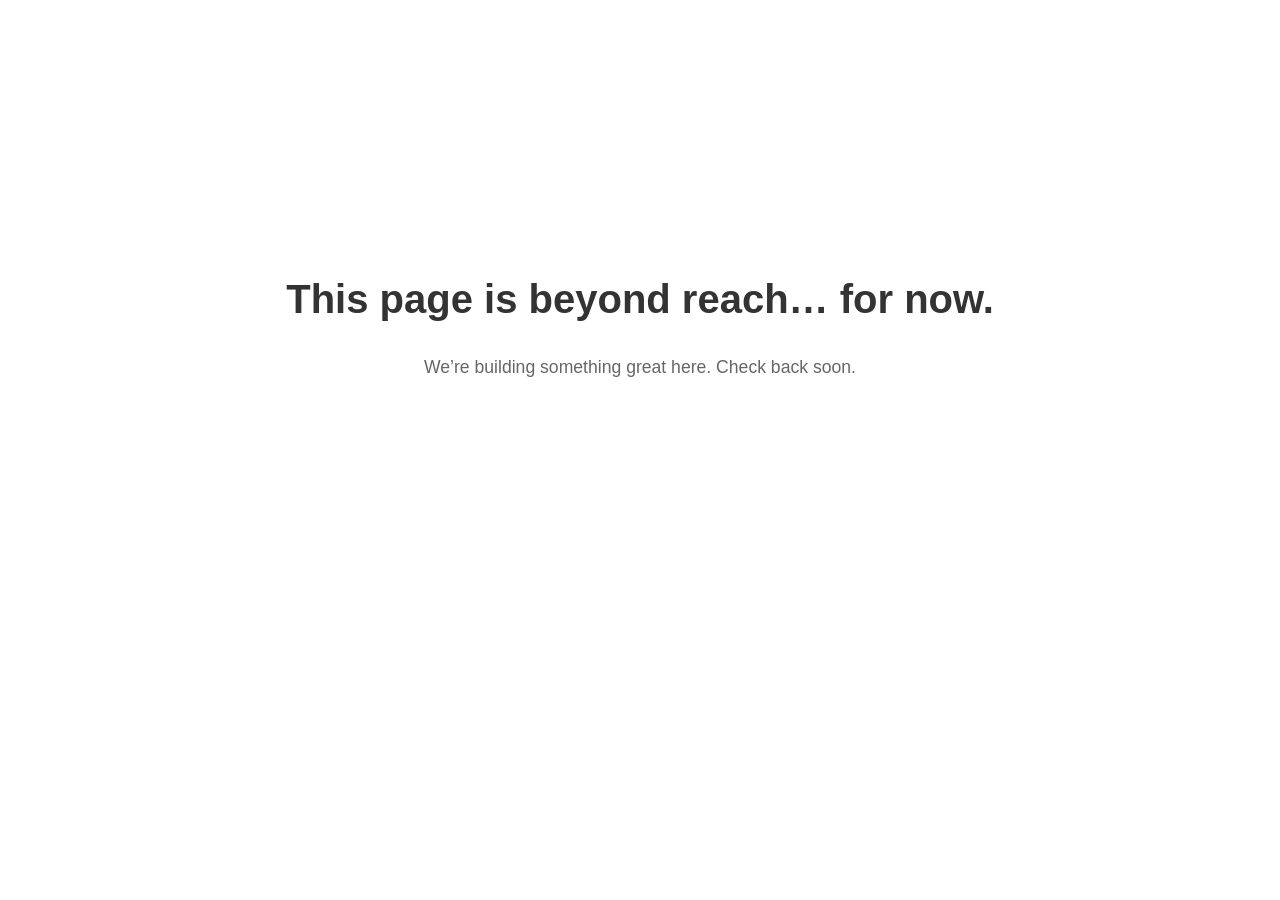
<file: web-pages/beyond-reach/beyond-reach.html>
<!DOCTYPE html>
<html lang="en">
<head>
  <meta charset="UTF-8">
  <title>BeyondForce</title>
  <meta name="viewport" content="width=device-width, initial-scale=1.0">

  <style>
    .container {
      margin: 0;
      height: 70vh;
      display: flex;
      justify-content: center;
      align-items: center;
      background: #ffffff;
      font-family: Roboto, "Helvetica Neue", sans-serif;
      color: #333;
      text-align: center;
    }

    h1 {
      font-size: 2.5rem;
      color: var(--text-color);
      margin-bottom: 2.2rem;
    }

    p {
      font-size: 1.1rem;
      color: #666;
    }
    @media (max-width: 62rem) {
        h1 {
            font-size: 1.5rem;
        }

        p {
            font-size: 1.0rem;
            color: #666;
        }
    }

  </style>
</head>

<body>
  <div class="container">
    <div>
        <h1>This page is beyond reach… for now.</h1>
        <p>We’re building something great here. Check back soon.</p>
    </div>
  </div>
</body>
</html>
</file>
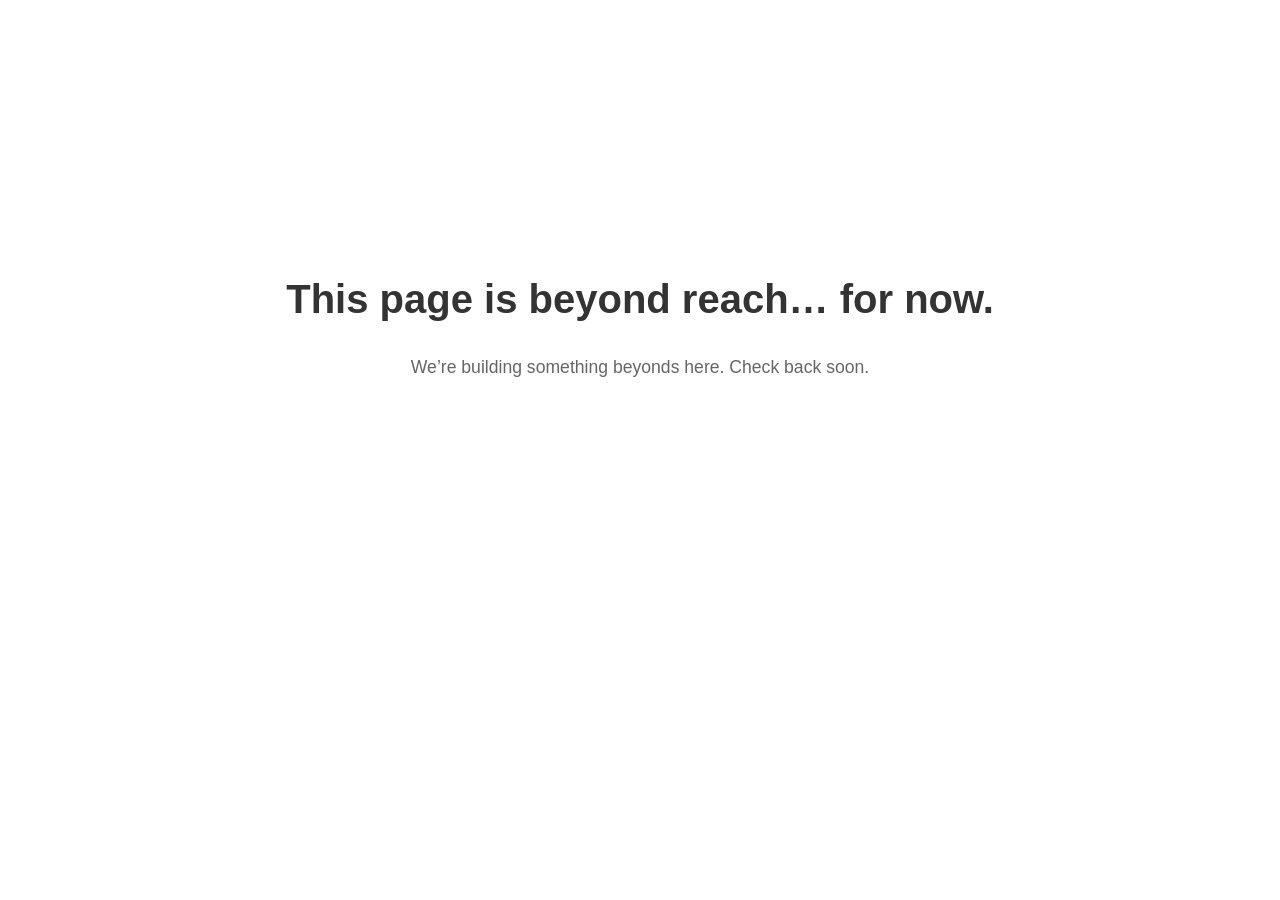
<file: web-pages/beyonds/beyonds.html>
<!DOCTYPE html>
<html lang="en">
<head>
  <meta charset="UTF-8">
  <title>BeyondForce</title>
  <meta name="viewport" content="width=device-width, initial-scale=1.0">

  <style>
    .container {
      margin: 0;
      height: 70vh;
      display: flex;
      justify-content: center;
      align-items: center;
      background: #ffffff;
      font-family: Roboto, "Helvetica Neue", sans-serif;
      color: #333;
      text-align: center;
    }

    h1 {
      font-size: 2.5rem;
      color: var(--text-color);
      margin-bottom: 2.2rem;
    }

    p {
      font-size: 1.1rem;
      color: #666;
    }
    @media (max-width: 62rem) {
        h1 {
            font-size: 1.5rem;
        }

        p {
            font-size: 1.0rem;
            color: #666;
        }
    }

  </style>
</head>

<body>
  <div class="container">
    <div>
        <h1>This page is beyond reach… for now.</h1>
        <p>We’re building something beyonds here. Check back soon.</p>
    </div>
  </div>
</body>
</html>
</file>
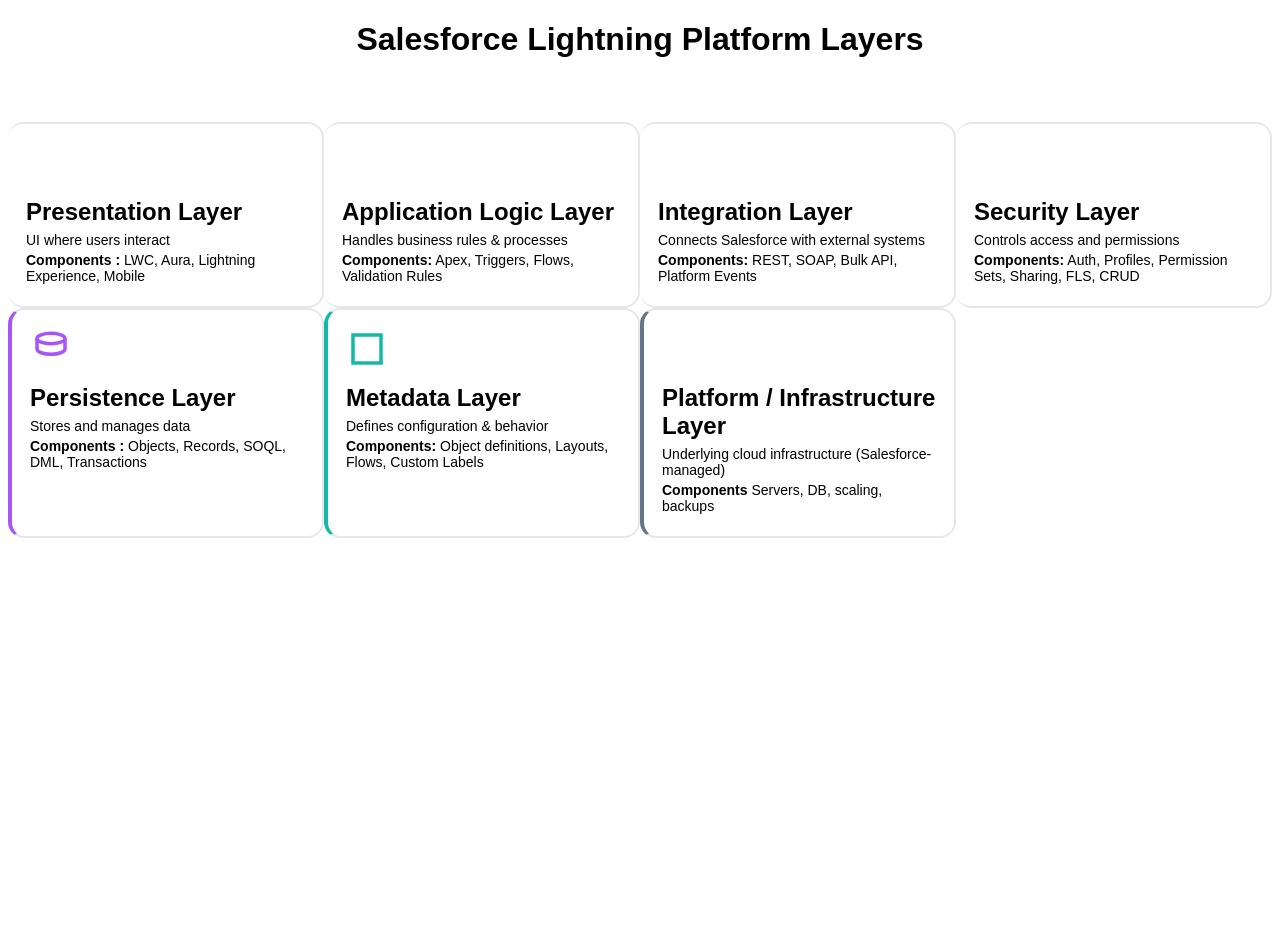
<file: web-pages/lightning-platform-layers/lightning-platform-layers.html>
<!doctype html>
<html lang="en">
  <head>
    <meta charset="UTF-8" />
    <title>Salesforce Lightning Platform Layers</title>

    <style>
      /* ===== WRAPPER ===== */
      .sf-wrapper {
        background: var(--background-color);
        color: var(--text-color);
        font-family: Roboto, "Helvetica Neue", sans-serif;
        padding: var(--spacing);
        min-height: 100vh;
      }

      /* ===== TITLE (UPDATED TO BLACK) ===== */
      .sf-wrapper h1 {
        text-align: center;
        margin-bottom: 20px;
        color: var(--text-color);
      }

      /* ===== GRID ===== */
      .sf-container {
        display: grid;
        grid-template-columns: repeat(auto-fit, minmax(300px, 1fr));
        gap: var(--spacing);
      }

      /* ===== CARD ===== */
      .sf-card {
        background: var(--white-color);
        border-radius: 16px;
        padding: 18px;
        color: var(--text-color);
        border: 2px solid #e5e7eb;
        transition: all 0.3s ease;
        position: relative;
        overflow: hidden;
      }

      .sf-card:hover {
        transform: translateY(-6px);
        box-shadow: 0 10px 25px rgba(0, 0, 0, 0.08);
      }

      /* subtle glow */
      .sf-card::after {
        content: "";
        position: absolute;
        right: -20px;
        bottom: -20px;
        width: 120px;
        height: 120px;
        opacity: 0.06;
        background: radial-gradient(
          circle,
          var(--primary-color) 10%,
          transparent 60%
        );
      }

      /* ===== ICON ===== */
      .sf-icon {
        width: 42px;
        height: 42px;
        margin-bottom: 10px;
      }

      /* ===== TEXT ===== */
      .sf-card h2 {
        margin: 0 0 6px;
      }

      .sf-card p {
        margin: 4px 0;
        font-size: 14px;
        color: var(--text-muted);
      }

      /* ===== COLOR ACCENTS ===== */
      .presentation {
        border-left: 4px solid var(--primary-color);
      }
      .logic {
        border-left: 4px solid var(--success-color);
      }
      .integration {
        border-left: 4px solid var(--warning-color);
      }
      .security {
        border-left: 4px solid var(--error-color);
      }
      .persistence {
        border-left: 4px solid #a855f7;
      }
      .metadata {
        border-left: 4px solid #14b8a6;
      }
      .platform {
        border-left: 4px solid #64748b;
      }
    </style>
  </head>

  <body>
    <div class="sf-wrapper">
      <h1>Salesforce Lightning Platform Layers</h1>
      <div class="sf-divider">
        <svg
          width="100%"
          height="40"
          viewBox="0 0 800 40"
          preserveAspectRatio="none"
        >
          <defs>
            <linearGradient id="lineGradient" x1="0%" y1="0%" x2="100%" y2="0%">
              <stop offset="0%" stop-color="transparent" />
              <stop offset="50%" stop-color="var(--primary-color)" />
              <stop offset="100%" stop-color="transparent" />
            </linearGradient>
          </defs>
          <line
            x1="0"
            y1="20"
            x2="800"
            y2="20"
            stroke="url(#lineGradient)"
            stroke-width="2"
          />
        </svg>
      </div>
      <div class="sf-container">
        <div class="sf-card presentation">
          <svg
            class="sf-icon"
            fill="none"
            stroke="var(--primary-color)"
            stroke-width="2"
            viewBox="0 0 24 24"
          >
            <rect x="3" y="4" width="18" height="14" rx="2" />
          </svg>
          <h2>Presentation Layer</h2>
          <p>UI where users interact</p>
          <p><b>Components :</b> LWC, Aura, Lightning Experience, Mobile</p>
        </div>

        <div class="sf-card logic">
          <svg
            class="sf-icon"
            fill="none"
            stroke="var(--success-color)"
            stroke-width="2"
            viewBox="0 0 24 24"
          >
            <path d="M12 2v20M2 12h20" />
          </svg>
          <h2>Application Logic Layer</h2>
          <p>Handles business rules & processes</p>
          <p><b>Components:</b> Apex, Triggers, Flows, Validation Rules</p>
        </div>

        <div class="sf-card integration">
          <svg
            class="sf-icon"
            fill="none"
            stroke="var(--warning-color)"
            stroke-width="2"
            viewBox="0 0 24 24"
          >
            <path d="M4 7h16M4 17h16" />
          </svg>
          <h2>Integration Layer</h2>
          <p>Connects Salesforce with external systems</p>
          <p><b>Components:</b> REST, SOAP, Bulk API, Platform Events</p>
        </div>

        <div class="sf-card security">
          <svg
            class="sf-icon"
            fill="none"
            stroke="var(--error-color)"
            stroke-width="2"
            viewBox="0 0 24 24"
          >
            <path d="M12 2l8 4v6c0 5-3.5 9-8 10-4.5-1-8-5-8-10V6z" />
          </svg>
          <h2>Security Layer</h2>
          <p>Controls access and permissions</p>
          <p>
            <b>Components:</b> Auth, Profiles, Permission Sets, Sharing, FLS,
            CRUD
          </p>
        </div>

        <div class="sf-card persistence">
          <svg
            class="sf-icon"
            fill="none"
            stroke="#a855f7"
            stroke-width="2"
            viewBox="0 0 24 24"
          >
            <ellipse cx="12" cy="6" rx="8" ry="3" />
            <path d="M4 6v6c0 1.7 3.6 3 8 3s8-1.3 8-3V6" />
          </svg>
          <h2>Persistence Layer</h2>
          <p>Stores and manages data</p>
          <p><b>Components :</b> Objects, Records, SOQL, DML, Transactions</p>
        </div>

        <div class="sf-card metadata">
          <svg
            class="sf-icon"
            fill="none"
            stroke="#14b8a6"
            stroke-width="2"
            viewBox="0 0 24 24"
          >
            <path d="M4 4h16v16H4z" />
          </svg>
          <h2>Metadata Layer</h2>
          <p>Defines configuration & behavior</p>
          <p>
            <b>Components:</b> Object definitions, Layouts, Flows, Custom Labels
          </p>
        </div>

        <div class="sf-card platform">
          <svg
            class="sf-icon"
            fill="none"
            stroke="var(--text-muted)"
            stroke-width="2"
            viewBox="0 0 24 24"
          >
            <path d="M3 12h18M12 3v18" />
          </svg>
          <h2>Platform / Infrastructure Layer</h2>
          <p>Underlying cloud infrastructure (Salesforce-managed)</p>
          <p><b>Components</b> Servers, DB, scaling, backups</p>
        </div>
      </div>
    </div>
  </body>
</html>
</file>
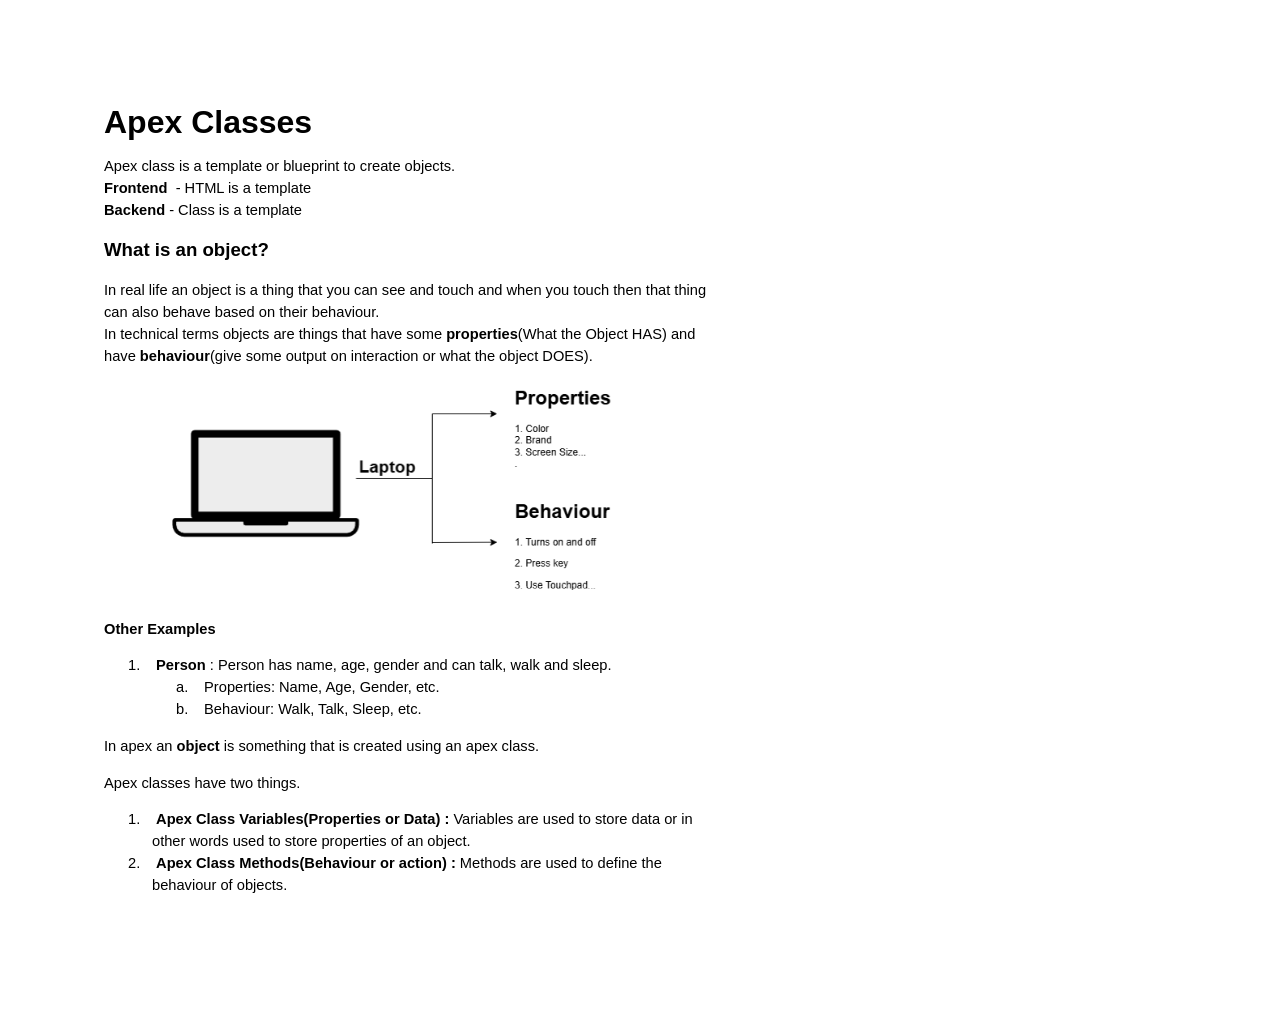
<file: web-pages/apex/apex-classes/apex-classes.html>
<html>
  <head>
    <meta content="text/html; charset=UTF-8" http-equiv="content-type" />
    <style type="text/css">
      ol.lst-kix_i3yv73qlkzya-1.start {
        counter-reset: lst-ctn-kix_i3yv73qlkzya-1 0;
      }
      ol.lst-kix_xxib341niqlr-1.start {
        counter-reset: lst-ctn-kix_xxib341niqlr-1 0;
      }
      .lst-kix_xxib341niqlr-4 > li {
        counter-increment: lst-ctn-kix_xxib341niqlr-4;
      }
      ol.lst-kix_xxib341niqlr-8.start {
        counter-reset: lst-ctn-kix_xxib341niqlr-8 0;
      }
      ol.lst-kix_i3yv73qlkzya-8.start {
        counter-reset: lst-ctn-kix_i3yv73qlkzya-8 0;
      }
      ol.lst-kix_i3yv73qlkzya-1 {
        list-style-type: none;
      }
      ol.lst-kix_i3yv73qlkzya-0 {
        list-style-type: none;
      }
      ol.lst-kix_xxib341niqlr-0 {
        list-style-type: none;
      }
      ol.lst-kix_xxib341niqlr-1 {
        list-style-type: none;
      }
      .lst-kix_i3yv73qlkzya-5 > li {
        counter-increment: lst-ctn-kix_i3yv73qlkzya-5;
      }
      ol.lst-kix_i3yv73qlkzya-8 {
        list-style-type: none;
      }
      ol.lst-kix_i3yv73qlkzya-7 {
        list-style-type: none;
      }
      ol.lst-kix_i3yv73qlkzya-6 {
        list-style-type: none;
      }
      .lst-kix_xxib341niqlr-6 > li:before {
        content: "" counter(lst-ctn-kix_xxib341niqlr-6, decimal) ". ";
      }
      .lst-kix_xxib341niqlr-8 > li:before {
        content: "" counter(lst-ctn-kix_xxib341niqlr-8, lower-roman) ". ";
      }
      ol.lst-kix_i3yv73qlkzya-5 {
        list-style-type: none;
      }
      ol.lst-kix_i3yv73qlkzya-4 {
        list-style-type: none;
      }
      ol.lst-kix_xxib341niqlr-4.start {
        counter-reset: lst-ctn-kix_xxib341niqlr-4 0;
      }
      ol.lst-kix_i3yv73qlkzya-3 {
        list-style-type: none;
      }
      ol.lst-kix_i3yv73qlkzya-2 {
        list-style-type: none;
      }
      .lst-kix_xxib341niqlr-7 > li:before {
        content: "" counter(lst-ctn-kix_xxib341niqlr-7, lower-latin) ". ";
      }
      .lst-kix_i3yv73qlkzya-4 > li {
        counter-increment: lst-ctn-kix_i3yv73qlkzya-4;
      }
      .lst-kix_xxib341niqlr-4 > li:before {
        content: "" counter(lst-ctn-kix_xxib341niqlr-4, lower-latin) ". ";
      }
      ol.lst-kix_i3yv73qlkzya-5.start {
        counter-reset: lst-ctn-kix_i3yv73qlkzya-5 0;
      }
      .lst-kix_xxib341niqlr-5 > li:before {
        content: "" counter(lst-ctn-kix_xxib341niqlr-5, lower-roman) ". ";
      }
      .lst-kix_i3yv73qlkzya-0 > li {
        counter-increment: lst-ctn-kix_i3yv73qlkzya-0;
      }
      .lst-kix_xxib341niqlr-0 > li:before {
        content: "" counter(lst-ctn-kix_xxib341niqlr-0, decimal) ". ";
      }
      ol.lst-kix_xxib341niqlr-2.start {
        counter-reset: lst-ctn-kix_xxib341niqlr-2 0;
      }
      .lst-kix_i3yv73qlkzya-3 > li {
        counter-increment: lst-ctn-kix_i3yv73qlkzya-3;
      }
      .lst-kix_xxib341niqlr-3 > li:before {
        content: "" counter(lst-ctn-kix_xxib341niqlr-3, decimal) ". ";
      }
      .lst-kix_xxib341niqlr-5 > li {
        counter-increment: lst-ctn-kix_xxib341niqlr-5;
      }
      .lst-kix_xxib341niqlr-8 > li {
        counter-increment: lst-ctn-kix_xxib341niqlr-8;
      }
      .lst-kix_xxib341niqlr-0 > li {
        counter-increment: lst-ctn-kix_xxib341niqlr-0;
      }
      .lst-kix_xxib341niqlr-2 > li:before {
        content: "" counter(lst-ctn-kix_xxib341niqlr-2, lower-roman) ". ";
      }
      ol.lst-kix_i3yv73qlkzya-2.start {
        counter-reset: lst-ctn-kix_i3yv73qlkzya-2 0;
      }
      .lst-kix_xxib341niqlr-3 > li {
        counter-increment: lst-ctn-kix_xxib341niqlr-3;
      }
      .lst-kix_xxib341niqlr-1 > li:before {
        content: "" counter(lst-ctn-kix_xxib341niqlr-1, lower-latin) ". ";
      }
      ol.lst-kix_xxib341niqlr-2 {
        list-style-type: none;
      }
      ol.lst-kix_xxib341niqlr-3 {
        list-style-type: none;
      }
      ol.lst-kix_xxib341niqlr-4 {
        list-style-type: none;
      }
      ol.lst-kix_xxib341niqlr-5 {
        list-style-type: none;
      }
      ol.lst-kix_xxib341niqlr-6 {
        list-style-type: none;
      }
      ol.lst-kix_xxib341niqlr-7 {
        list-style-type: none;
      }
      ol.lst-kix_xxib341niqlr-8 {
        list-style-type: none;
      }
      .lst-kix_i3yv73qlkzya-6 > li {
        counter-increment: lst-ctn-kix_i3yv73qlkzya-6;
      }
      ol.lst-kix_xxib341niqlr-5.start {
        counter-reset: lst-ctn-kix_xxib341niqlr-5 0;
      }
      .lst-kix_xxib341niqlr-1 > li {
        counter-increment: lst-ctn-kix_xxib341niqlr-1;
      }
      .lst-kix_i3yv73qlkzya-2 > li:before {
        content: "" counter(lst-ctn-kix_i3yv73qlkzya-2, lower-roman) ". ";
      }
      .lst-kix_i3yv73qlkzya-3 > li:before {
        content: "" counter(lst-ctn-kix_i3yv73qlkzya-3, decimal) ". ";
      }
      .lst-kix_i3yv73qlkzya-0 > li:before {
        content: "" counter(lst-ctn-kix_i3yv73qlkzya-0, decimal) ". ";
      }
      .lst-kix_i3yv73qlkzya-1 > li:before {
        content: "" counter(lst-ctn-kix_i3yv73qlkzya-1, lower-latin) ". ";
      }
      .lst-kix_i3yv73qlkzya-4 > li:before {
        content: "" counter(lst-ctn-kix_i3yv73qlkzya-4, lower-latin) ". ";
      }
      .lst-kix_i3yv73qlkzya-5 > li:before {
        content: "" counter(lst-ctn-kix_i3yv73qlkzya-5, lower-roman) ". ";
      }
      .lst-kix_i3yv73qlkzya-7 > li {
        counter-increment: lst-ctn-kix_i3yv73qlkzya-7;
      }
      ol.lst-kix_xxib341niqlr-3.start {
        counter-reset: lst-ctn-kix_xxib341niqlr-3 0;
      }
      ol.lst-kix_xxib341niqlr-6.start {
        counter-reset: lst-ctn-kix_xxib341niqlr-6 0;
      }
      ol.lst-kix_i3yv73qlkzya-6.start {
        counter-reset: lst-ctn-kix_i3yv73qlkzya-6 0;
      }
      ol.lst-kix_i3yv73qlkzya-3.start {
        counter-reset: lst-ctn-kix_i3yv73qlkzya-3 0;
      }
      .lst-kix_i3yv73qlkzya-8 > li {
        counter-increment: lst-ctn-kix_i3yv73qlkzya-8;
      }
      .lst-kix_xxib341niqlr-6 > li {
        counter-increment: lst-ctn-kix_xxib341niqlr-6;
      }
      .lst-kix_i3yv73qlkzya-8 > li:before {
        content: "" counter(lst-ctn-kix_i3yv73qlkzya-8, lower-roman) ". ";
      }
      .lst-kix_i3yv73qlkzya-1 > li {
        counter-increment: lst-ctn-kix_i3yv73qlkzya-1;
      }
      ol.lst-kix_i3yv73qlkzya-0.start {
        counter-reset: lst-ctn-kix_i3yv73qlkzya-0 0;
      }
      .lst-kix_i3yv73qlkzya-6 > li:before {
        content: "" counter(lst-ctn-kix_i3yv73qlkzya-6, decimal) ". ";
      }
      .lst-kix_i3yv73qlkzya-7 > li:before {
        content: "" counter(lst-ctn-kix_i3yv73qlkzya-7, lower-latin) ". ";
      }
      .lst-kix_xxib341niqlr-2 > li {
        counter-increment: lst-ctn-kix_xxib341niqlr-2;
      }
      li.li-bullet-0:before {
        margin-left: -18pt;
        white-space: nowrap;
        display: inline-block;
        min-width: 18pt;
      }
      ol.lst-kix_i3yv73qlkzya-7.start {
        counter-reset: lst-ctn-kix_i3yv73qlkzya-7 0;
      }
      ol.lst-kix_xxib341niqlr-7.start {
        counter-reset: lst-ctn-kix_xxib341niqlr-7 0;
      }
      .lst-kix_i3yv73qlkzya-2 > li {
        counter-increment: lst-ctn-kix_i3yv73qlkzya-2;
      }
      ol.lst-kix_i3yv73qlkzya-4.start {
        counter-reset: lst-ctn-kix_i3yv73qlkzya-4 0;
      }
      ol.lst-kix_xxib341niqlr-0.start {
        counter-reset: lst-ctn-kix_xxib341niqlr-0 0;
      }
      .lst-kix_xxib341niqlr-7 > li {
        counter-increment: lst-ctn-kix_xxib341niqlr-7;
      }
      ol {
        margin: 0;
        padding: 0;
      }
      table td,
      table th {
        padding: 0;
      }
      .c1 {
        margin-left: 72pt;
        padding-top: 0pt;
        padding-left: 0pt;
        padding-bottom: 0pt;
        line-height: 1.5;
        orphans: 2;
        widows: 2;
        text-align: left;
      }
      .c0 {
        color: #000000;
        font-weight: 400;
        text-decoration: none;
        vertical-align: baseline;
        font-size: 11pt;
        font-family: "Arial";
        font-style: normal;
      }
      .c8 {
        color: #000000;
        text-decoration: none;
        vertical-align: baseline;
        font-size: 11pt;
        font-family: "Arial";
        font-style: normal;
      }
      .c9 {
        padding-top: 0pt;
        padding-bottom: 0pt;
        line-height: 1.15;
        orphans: 2;
        widows: 2;
        text-align: left;
      }
      .c6 {
        padding-top: 0pt;
        padding-bottom: 0pt;
        line-height: 1.5;
        orphans: 2;
        widows: 2;
        text-align: center;
      }
      .c10 {
        color: #000000;
        text-decoration: none;
        vertical-align: baseline;
        font-size: 24pt;
        font-family: "Arial";
        font-style: normal;
      }
      .c4 {
        padding-top: 0pt;
        padding-bottom: 0pt;
        line-height: 1.5;
        orphans: 2;
        widows: 2;
        text-align: left;
      }
      .c12 {
        color: #000000;
        text-decoration: none;
        vertical-align: baseline;
        font-size: 14pt;
        font-family: "Arial";
        font-style: normal;
      }
      .c11 {
        background-color: #ffffff;
        max-width: 468pt;
        padding: 72pt 72pt 72pt 72pt;
      }
      .c3 {
        padding: 0;
        margin: 0;
      }
      .c7 {
        margin-left: 36pt;
        padding-left: 0pt;
      }
      .c5 {
        height: 11pt;
      }
      .c2 {
        font-weight: 700;
      }
      .title {
        padding-top: 0pt;
        color: #000000;
        font-size: 26pt;
        padding-bottom: 3pt;
        font-family: "Arial";
        line-height: 1.15;
        page-break-after: avoid;
        orphans: 2;
        widows: 2;
        text-align: left;
      }
      .subtitle {
        padding-top: 0pt;
        color: #666666;
        font-size: 15pt;
        padding-bottom: 16pt;
        font-family: "Arial";
        line-height: 1.15;
        page-break-after: avoid;
        orphans: 2;
        widows: 2;
        text-align: left;
      }
      li {
        color: #000000;
        font-size: 11pt;
        font-family: "Arial";
      }
      p {
        margin: 0;
        color: #000000;
        font-size: 11pt;
        font-family: "Arial";
      }
      h1 {
        padding-top: 20pt;
        color: #000000;
        font-size: 20pt;
        padding-bottom: 6pt;
        font-family: "Arial";
        line-height: 1.15;
        page-break-after: avoid;
        orphans: 2;
        widows: 2;
        text-align: left;
      }
      h2 {
        padding-top: 18pt;
        color: #000000;
        font-size: 16pt;
        padding-bottom: 6pt;
        font-family: "Arial";
        line-height: 1.15;
        page-break-after: avoid;
        orphans: 2;
        widows: 2;
        text-align: left;
      }
      h3 {
        padding-top: 16pt;
        color: #434343;
        font-size: 14pt;
        padding-bottom: 4pt;
        font-family: "Arial";
        line-height: 1.15;
        page-break-after: avoid;
        orphans: 2;
        widows: 2;
        text-align: left;
      }
      h4 {
        padding-top: 14pt;
        color: #666666;
        font-size: 12pt;
        padding-bottom: 4pt;
        font-family: "Arial";
        line-height: 1.15;
        page-break-after: avoid;
        orphans: 2;
        widows: 2;
        text-align: left;
      }
      h5 {
        padding-top: 12pt;
        color: #666666;
        font-size: 11pt;
        padding-bottom: 4pt;
        font-family: "Arial";
        line-height: 1.15;
        page-break-after: avoid;
        orphans: 2;
        widows: 2;
        text-align: left;
      }
      h6 {
        padding-top: 12pt;
        color: #666666;
        font-size: 11pt;
        padding-bottom: 4pt;
        font-family: "Arial";
        line-height: 1.15;
        page-break-after: avoid;
        font-style: italic;
        orphans: 2;
        widows: 2;
        text-align: left;
      }
    </style>
  </head>
  <body class="c11 doc-content">
    <p class="c9"><span class="c2 c10">Apex Classes</span></p>
    <p class="c4 c5"><span class="c0"></span></p>
    <p class="c4">
      <span class="c0"
        >Apex class is a template or blueprint to create objects.</span
      >
    </p>
    <p class="c4">
      <span class="c2">Frontend</span
      ><span class="c0">&nbsp; - HTML is a template</span>
    </p>
    <p class="c4">
      <span class="c2">Backend </span
      ><span class="c0">- Class is a template</span>
    </p>
    <p class="c4 c5"><span class="c0"></span></p>
    <p class="c4"><span class="c2 c12">What is an object?</span></p>
    <p class="c4 c5"><span class="c0"></span></p>
    <p class="c4">
      <span class="c0"
        >In real life an object is a thing that you can see and touch and when
        you touch then that thing can also behave based on their
        behaviour.</span
      >
    </p>
    <p class="c4">
      <span>In technical terms objects are things that have some </span
      ><span class="c2">properties</span
      ><span>(What the Object HAS) and have </span
      ><span class="c2">behaviour</span
      ><span class="c0"
        >(give some output on interaction or what the object DOES).</span
      >
    </p>
    <p class="c4 c5"><span class="c0"></span></p>
    <p class="c6">
      <span
        style="
          overflow: hidden;
          display: inline-block;
          margin: 0px 0px;
          border: 0px solid #000000;
          transform: rotate(0rad) translateZ(0px);
          -webkit-transform: rotate(0rad) translateZ(0px);
          width: 487.54px;
          height: 221.71px;
        "
        ><img
          alt=""
          src="/web-pages/apex/apex-classes/images/image1.png"
          style="
            width: 487.54px;
            height: 221.71px;
            margin-left: 0px;
            margin-top: 0px;
            transform: rotate(0rad) translateZ(0px);
            -webkit-transform: rotate(0rad) translateZ(0px);
          "
          title=""
      /></span>
    </p>
    <p class="c4 c5"><span class="c0"></span></p>
    <p class="c4"><span class="c8 c2">Other Examples</span></p>
    <p class="c4 c5"><span class="c2 c8"></span></p>
    <ol class="c3 lst-kix_i3yv73qlkzya-0 start" start="1">
      <li class="c4 c7 li-bullet-0">
        <span class="c2">Person </span
        ><span class="c0"
          >: Person has name, age, gender and can talk, walk and sleep.</span
        >
      </li>
    </ol>
    <ol class="c3 lst-kix_i3yv73qlkzya-1 start" start="1">
      <li class="c1 li-bullet-0">
        <span class="c0">Properties: Name, Age, Gender, etc.</span>
      </li>
      <li class="c1 li-bullet-0">
        <span class="c0">Behaviour: Walk, Talk, Sleep, etc.</span>
      </li>
    </ol>
    <p class="c4 c5"><span class="c0"></span></p>
    <p class="c4">
      <span>In apex an </span><span class="c2">object </span
      ><span class="c0"
        >is something that is created using an apex class.
      </span>
    </p>
    <p class="c4 c5"><span class="c0"></span></p>
    <p class="c4"><span class="c0">Apex classes have two things.</span></p>
    <p class="c4 c5"><span class="c0"></span></p>
    <ol class="c3 lst-kix_xxib341niqlr-0 start" start="1">
      <li class="c4 c7 li-bullet-0">
        <span class="c2">Apex Class Variables(Properties or Data) : </span
        ><span class="c0"
          >Variables are used to store data or in other words used to store
          properties of an object.
        </span>
      </li>
      <li class="c4 c7 li-bullet-0">
        <span class="c2">Apex Class Methods(Behaviour or action) : </span
        ><span class="c0"
          >Methods are used to define the behaviour of objects.</span
        >
      </li>
    </ol>
    <p class="c4 c5"><span class="c0"></span></p>
  </body>
</html>
</file>
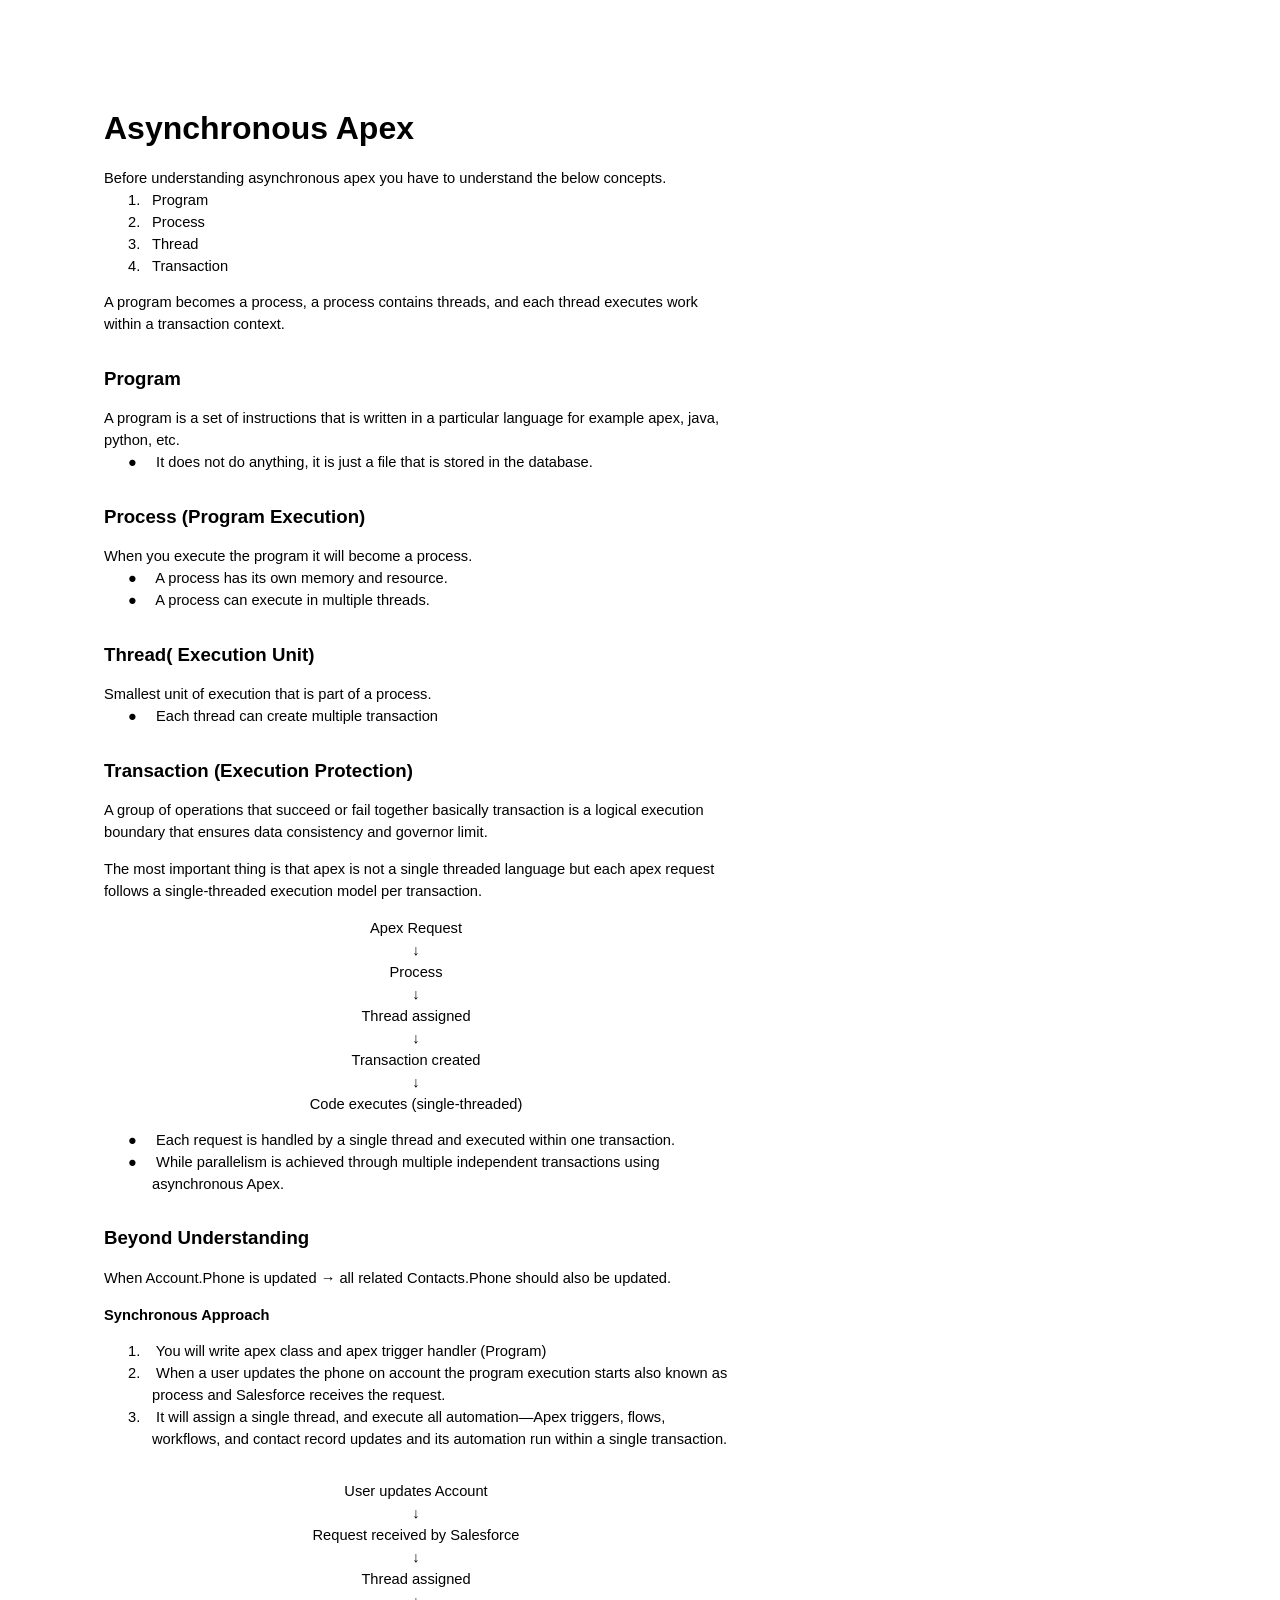
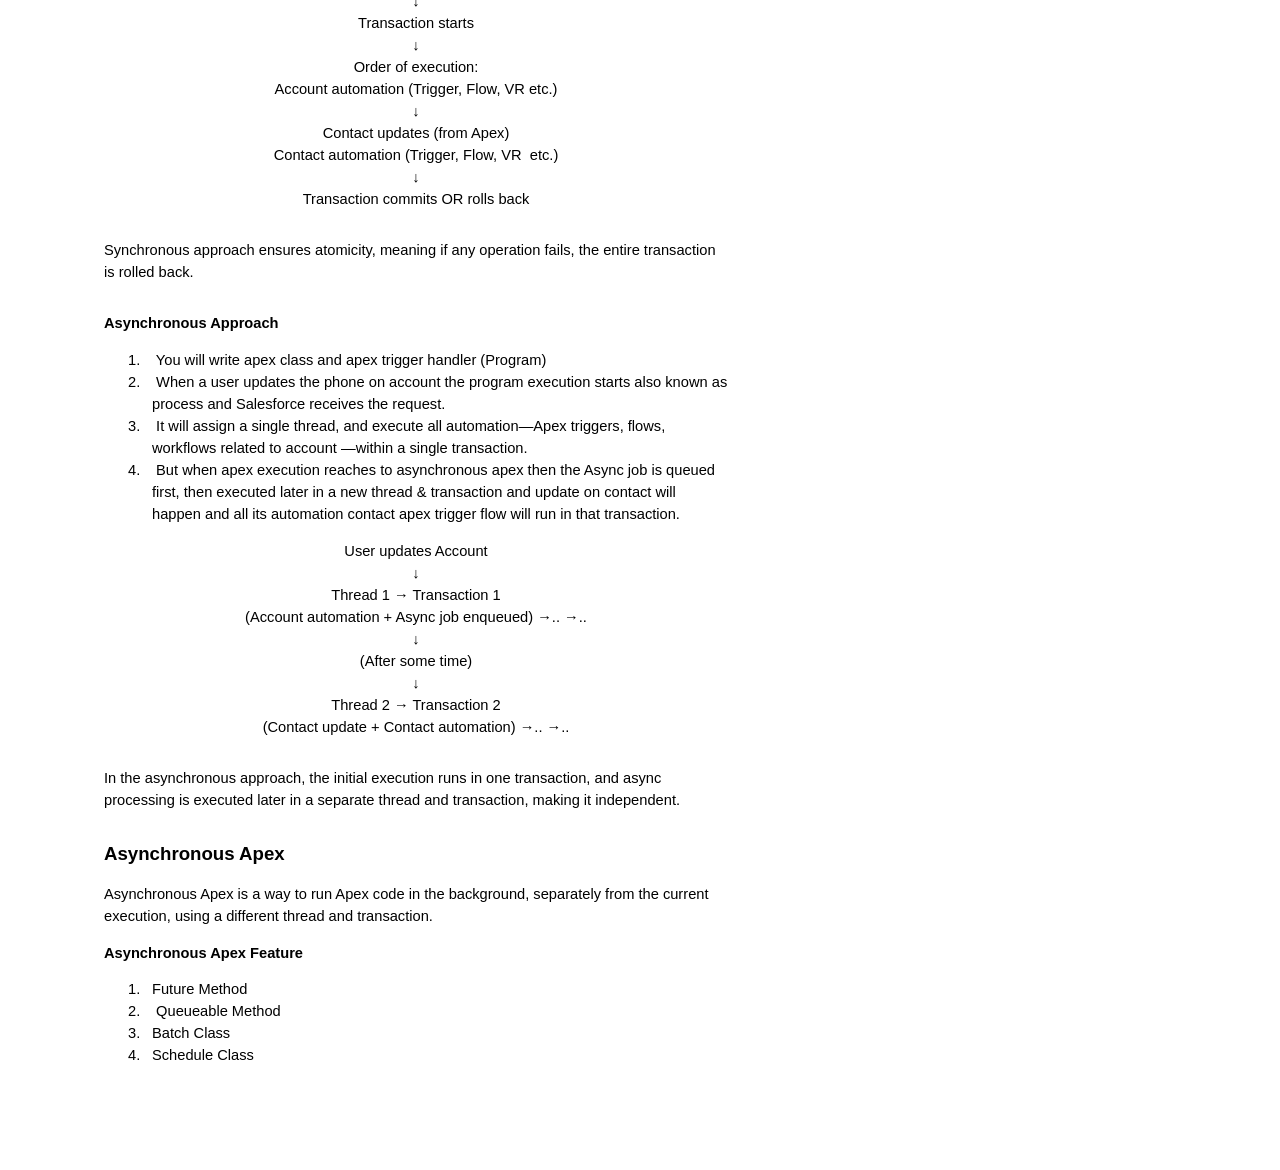
<file: web-pages/apex/asynchronous-apex/asynchronous-apex.html>
<html>
  <head>
    <meta content="text/html; charset=UTF-8" http-equiv="content-type" />
    <style type="text/css">
      .lst-kix_nzo0kvlcacp1-1 > li {
        counter-increment: lst-ctn-kix_nzo0kvlcacp1-1;
      }
      ol.lst-kix_1d9azs3m4uqf-6.start {
        counter-reset: lst-ctn-kix_1d9azs3m4uqf-6 0;
      }
      .lst-kix_1d9azs3m4uqf-4 > li {
        counter-increment: lst-ctn-kix_1d9azs3m4uqf-4;
      }
      .lst-kix_1d9azs3m4uqf-6 > li {
        counter-increment: lst-ctn-kix_1d9azs3m4uqf-6;
      }
      ol.lst-kix_1d9azs3m4uqf-0.start {
        counter-reset: lst-ctn-kix_1d9azs3m4uqf-0 0;
      }
      ol.lst-kix_pm1kvqdy1gee-5.start {
        counter-reset: lst-ctn-kix_pm1kvqdy1gee-5 0;
      }
      .lst-kix_1nt4w45uofrp-1 > li:before {
        content: "" counter(lst-ctn-kix_1nt4w45uofrp-1, lower-latin) ". ";
      }
      .lst-kix_1nt4w45uofrp-0 > li:before {
        content: "" counter(lst-ctn-kix_1nt4w45uofrp-0, decimal) ". ";
      }
      .lst-kix_1nt4w45uofrp-2 > li:before {
        content: "" counter(lst-ctn-kix_1nt4w45uofrp-2, lower-roman) ". ";
      }
      .lst-kix_1nt4w45uofrp-3 > li:before {
        content: "" counter(lst-ctn-kix_1nt4w45uofrp-3, decimal) ". ";
      }
      .lst-kix_1d9azs3m4uqf-8 > li {
        counter-increment: lst-ctn-kix_1d9azs3m4uqf-8;
      }
      .lst-kix_1nt4w45uofrp-4 > li:before {
        content: "" counter(lst-ctn-kix_1nt4w45uofrp-4, lower-latin) ". ";
      }
      .lst-kix_1nt4w45uofrp-5 > li:before {
        content: "" counter(lst-ctn-kix_1nt4w45uofrp-5, lower-roman) ". ";
      }
      .lst-kix_pm1kvqdy1gee-7 > li {
        counter-increment: lst-ctn-kix_pm1kvqdy1gee-7;
      }
      .lst-kix_1nt4w45uofrp-8 > li:before {
        content: "" counter(lst-ctn-kix_1nt4w45uofrp-8, lower-roman) ". ";
      }
      .lst-kix_1nt4w45uofrp-6 > li:before {
        content: "" counter(lst-ctn-kix_1nt4w45uofrp-6, decimal) ". ";
      }
      .lst-kix_1nt4w45uofrp-7 > li:before {
        content: "" counter(lst-ctn-kix_1nt4w45uofrp-7, lower-latin) ". ";
      }
      ol.lst-kix_1d9azs3m4uqf-3 {
        list-style-type: none;
      }
      ol.lst-kix_1d9azs3m4uqf-4 {
        list-style-type: none;
      }
      ol.lst-kix_1d9azs3m4uqf-5 {
        list-style-type: none;
      }
      .lst-kix_1nt4w45uofrp-3 > li {
        counter-increment: lst-ctn-kix_1nt4w45uofrp-3;
      }
      ol.lst-kix_1d9azs3m4uqf-6 {
        list-style-type: none;
      }
      ol.lst-kix_1nt4w45uofrp-3.start {
        counter-reset: lst-ctn-kix_1nt4w45uofrp-3 0;
      }
      ol.lst-kix_1d9azs3m4uqf-7 {
        list-style-type: none;
      }
      ol.lst-kix_1d9azs3m4uqf-8 {
        list-style-type: none;
      }
      ol.lst-kix_1d9azs3m4uqf-1.start {
        counter-reset: lst-ctn-kix_1d9azs3m4uqf-1 0;
      }
      ol.lst-kix_pm1kvqdy1gee-4.start {
        counter-reset: lst-ctn-kix_pm1kvqdy1gee-4 0;
      }
      .lst-kix_rsq4bzcsarhz-8 > li:before {
        content: "\0025a0   ";
      }
      .lst-kix_rsq4bzcsarhz-7 > li:before {
        content: "\0025cb   ";
      }
      .lst-kix_rsq4bzcsarhz-6 > li:before {
        content: "\0025cf   ";
      }
      ol.lst-kix_1d9azs3m4uqf-0 {
        list-style-type: none;
      }
      ol.lst-kix_1nt4w45uofrp-8.start {
        counter-reset: lst-ctn-kix_1nt4w45uofrp-8 0;
      }
      ol.lst-kix_1d9azs3m4uqf-1 {
        list-style-type: none;
      }
      .lst-kix_nzo0kvlcacp1-8 > li {
        counter-increment: lst-ctn-kix_nzo0kvlcacp1-8;
      }
      ol.lst-kix_1d9azs3m4uqf-2 {
        list-style-type: none;
      }
      .lst-kix_nzo0kvlcacp1-5 > li {
        counter-increment: lst-ctn-kix_nzo0kvlcacp1-5;
      }
      .lst-kix_1d9azs3m4uqf-2 > li {
        counter-increment: lst-ctn-kix_1d9azs3m4uqf-2;
      }
      .lst-kix_nzo0kvlcacp1-7 > li {
        counter-increment: lst-ctn-kix_nzo0kvlcacp1-7;
      }
      ul.lst-kix_yutueyyebrzh-8 {
        list-style-type: none;
      }
      ul.lst-kix_yutueyyebrzh-7 {
        list-style-type: none;
      }
      ul.lst-kix_yutueyyebrzh-6 {
        list-style-type: none;
      }
      ol.lst-kix_pm1kvqdy1gee-6.start {
        counter-reset: lst-ctn-kix_pm1kvqdy1gee-6 0;
      }
      .lst-kix_pm1kvqdy1gee-5 > li:before {
        content: "" counter(lst-ctn-kix_pm1kvqdy1gee-5, lower-roman) ". ";
      }
      .lst-kix_rsq4bzcsarhz-1 > li:before {
        content: "\0025cb   ";
      }
      .lst-kix_rsq4bzcsarhz-3 > li:before {
        content: "\0025cf   ";
      }
      .lst-kix_rsq4bzcsarhz-5 > li:before {
        content: "\0025a0   ";
      }
      .lst-kix_pm1kvqdy1gee-7 > li:before {
        content: "" counter(lst-ctn-kix_pm1kvqdy1gee-7, lower-latin) ". ";
      }
      .lst-kix_1nt4w45uofrp-6 > li {
        counter-increment: lst-ctn-kix_1nt4w45uofrp-6;
      }
      ol.lst-kix_pm1kvqdy1gee-0 {
        list-style-type: none;
      }
      .lst-kix_4git5ql5qs2n-5 > li:before {
        content: "\0025a0   ";
      }
      ol.lst-kix_pm1kvqdy1gee-1 {
        list-style-type: none;
      }
      .lst-kix_pm1kvqdy1gee-5 > li {
        counter-increment: lst-ctn-kix_pm1kvqdy1gee-5;
      }
      .lst-kix_4git5ql5qs2n-3 > li:before {
        content: "\0025cf   ";
      }
      .lst-kix_4git5ql5qs2n-7 > li:before {
        content: "\0025cb   ";
      }
      ol.lst-kix_nzo0kvlcacp1-7.start {
        counter-reset: lst-ctn-kix_nzo0kvlcacp1-7 0;
      }
      .lst-kix_1nt4w45uofrp-8 > li {
        counter-increment: lst-ctn-kix_1nt4w45uofrp-8;
      }
      ol.lst-kix_pm1kvqdy1gee-8 {
        list-style-type: none;
      }
      ol.lst-kix_pm1kvqdy1gee-6 {
        list-style-type: none;
      }
      ol.lst-kix_pm1kvqdy1gee-7 {
        list-style-type: none;
      }
      ol.lst-kix_pm1kvqdy1gee-4 {
        list-style-type: none;
      }
      ol.lst-kix_pm1kvqdy1gee-5 {
        list-style-type: none;
      }
      .lst-kix_nzo0kvlcacp1-6 > li {
        counter-increment: lst-ctn-kix_nzo0kvlcacp1-6;
      }
      ol.lst-kix_pm1kvqdy1gee-2 {
        list-style-type: none;
      }
      ol.lst-kix_pm1kvqdy1gee-3 {
        list-style-type: none;
      }
      ol.lst-kix_nzo0kvlcacp1-4.start {
        counter-reset: lst-ctn-kix_nzo0kvlcacp1-4 0;
      }
      .lst-kix_4git5ql5qs2n-1 > li:before {
        content: "\0025cb   ";
      }
      ol.lst-kix_1nt4w45uofrp-7.start {
        counter-reset: lst-ctn-kix_1nt4w45uofrp-7 0;
      }
      .lst-kix_1d9azs3m4uqf-6 > li:before {
        content: "" counter(lst-ctn-kix_1d9azs3m4uqf-6, decimal) ". ";
      }
      .lst-kix_1d9azs3m4uqf-8 > li:before {
        content: "" counter(lst-ctn-kix_1d9azs3m4uqf-8, lower-roman) ". ";
      }
      ol.lst-kix_1nt4w45uofrp-4.start {
        counter-reset: lst-ctn-kix_1nt4w45uofrp-4 0;
      }
      .lst-kix_1d9azs3m4uqf-4 > li:before {
        content: "" counter(lst-ctn-kix_1d9azs3m4uqf-4, lower-latin) ". ";
      }
      .lst-kix_1d9azs3m4uqf-3 > li {
        counter-increment: lst-ctn-kix_1d9azs3m4uqf-3;
      }
      .lst-kix_1d9azs3m4uqf-0 > li:before {
        content: "" counter(lst-ctn-kix_1d9azs3m4uqf-0, decimal) ". ";
      }
      ol.lst-kix_nzo0kvlcacp1-5.start {
        counter-reset: lst-ctn-kix_nzo0kvlcacp1-5 0;
      }
      ol.lst-kix_pm1kvqdy1gee-7.start {
        counter-reset: lst-ctn-kix_pm1kvqdy1gee-7 0;
      }
      .lst-kix_1d9azs3m4uqf-2 > li:before {
        content: "" counter(lst-ctn-kix_1d9azs3m4uqf-2, lower-roman) ". ";
      }
      ul.lst-kix_rsq4bzcsarhz-8 {
        list-style-type: none;
      }
      .lst-kix_nzo0kvlcacp1-5 > li:before {
        content: "" counter(lst-ctn-kix_nzo0kvlcacp1-5, lower-roman) ". ";
      }
      .lst-kix_nzo0kvlcacp1-7 > li:before {
        content: "" counter(lst-ctn-kix_nzo0kvlcacp1-7, lower-latin) ". ";
      }
      ul.lst-kix_rsq4bzcsarhz-7 {
        list-style-type: none;
      }
      ul.lst-kix_rsq4bzcsarhz-6 {
        list-style-type: none;
      }
      ul.lst-kix_rsq4bzcsarhz-5 {
        list-style-type: none;
      }
      ul.lst-kix_rsq4bzcsarhz-4 {
        list-style-type: none;
      }
      ul.lst-kix_rsq4bzcsarhz-3 {
        list-style-type: none;
      }
      ul.lst-kix_rsq4bzcsarhz-2 {
        list-style-type: none;
      }
      .lst-kix_pm1kvqdy1gee-3 > li:before {
        content: "" counter(lst-ctn-kix_pm1kvqdy1gee-3, decimal) ". ";
      }
      ol.lst-kix_1nt4w45uofrp-5.start {
        counter-reset: lst-ctn-kix_1nt4w45uofrp-5 0;
      }
      .lst-kix_pm1kvqdy1gee-0 > li {
        counter-increment: lst-ctn-kix_pm1kvqdy1gee-0;
      }
      .lst-kix_1nt4w45uofrp-7 > li {
        counter-increment: lst-ctn-kix_1nt4w45uofrp-7;
      }
      ol.lst-kix_nzo0kvlcacp1-6.start {
        counter-reset: lst-ctn-kix_nzo0kvlcacp1-6 0;
      }
      ul.lst-kix_rsq4bzcsarhz-1 {
        list-style-type: none;
      }
      .lst-kix_pm1kvqdy1gee-1 > li:before {
        content: "" counter(lst-ctn-kix_pm1kvqdy1gee-1, lower-latin) ". ";
      }
      ul.lst-kix_rsq4bzcsarhz-0 {
        list-style-type: none;
      }
      .lst-kix_1nt4w45uofrp-1 > li {
        counter-increment: lst-ctn-kix_1nt4w45uofrp-1;
      }
      .lst-kix_pm1kvqdy1gee-6 > li {
        counter-increment: lst-ctn-kix_pm1kvqdy1gee-6;
      }
      .lst-kix_3l8c1589d7nc-7 > li:before {
        content: "\0025cb   ";
      }
      ol.lst-kix_nzo0kvlcacp1-3.start {
        counter-reset: lst-ctn-kix_nzo0kvlcacp1-3 0;
      }
      ol.lst-kix_pm1kvqdy1gee-2.start {
        counter-reset: lst-ctn-kix_pm1kvqdy1gee-2 0;
      }
      .lst-kix_3l8c1589d7nc-8 > li:before {
        content: "\0025a0   ";
      }
      ol.lst-kix_1d9azs3m4uqf-3.start {
        counter-reset: lst-ctn-kix_1d9azs3m4uqf-3 0;
      }
      .lst-kix_1nt4w45uofrp-0 > li {
        counter-increment: lst-ctn-kix_1nt4w45uofrp-0;
      }
      ol.lst-kix_1nt4w45uofrp-6.start {
        counter-reset: lst-ctn-kix_1nt4w45uofrp-6 0;
      }
      .lst-kix_nzo0kvlcacp1-0 > li:before {
        content: "" counter(lst-ctn-kix_nzo0kvlcacp1-0, decimal) ". ";
      }
      .lst-kix_nzo0kvlcacp1-0 > li {
        counter-increment: lst-ctn-kix_nzo0kvlcacp1-0;
      }
      .lst-kix_nzo0kvlcacp1-2 > li:before {
        content: "" counter(lst-ctn-kix_nzo0kvlcacp1-2, lower-roman) ". ";
      }
      .lst-kix_nzo0kvlcacp1-1 > li:before {
        content: "" counter(lst-ctn-kix_nzo0kvlcacp1-1, lower-latin) ". ";
      }
      .lst-kix_nzo0kvlcacp1-3 > li:before {
        content: "" counter(lst-ctn-kix_nzo0kvlcacp1-3, decimal) ". ";
      }
      .lst-kix_pm1kvqdy1gee-8 > li {
        counter-increment: lst-ctn-kix_pm1kvqdy1gee-8;
      }
      ol.lst-kix_nzo0kvlcacp1-7 {
        list-style-type: none;
      }
      ol.lst-kix_nzo0kvlcacp1-8 {
        list-style-type: none;
      }
      ol.lst-kix_nzo0kvlcacp1-5 {
        list-style-type: none;
      }
      ol.lst-kix_nzo0kvlcacp1-6 {
        list-style-type: none;
      }
      ol.lst-kix_1nt4w45uofrp-1.start {
        counter-reset: lst-ctn-kix_1nt4w45uofrp-1 0;
      }
      .lst-kix_3l8c1589d7nc-0 > li:before {
        content: "\0025cf   ";
      }
      .lst-kix_3l8c1589d7nc-1 > li:before {
        content: "\0025cb   ";
      }
      .lst-kix_1nt4w45uofrp-2 > li {
        counter-increment: lst-ctn-kix_1nt4w45uofrp-2;
      }
      .lst-kix_3l8c1589d7nc-3 > li:before {
        content: "\0025cf   ";
      }
      .lst-kix_3l8c1589d7nc-2 > li:before {
        content: "\0025a0   ";
      }
      .lst-kix_3l8c1589d7nc-4 > li:before {
        content: "\0025cb   ";
      }
      ol.lst-kix_nzo0kvlcacp1-3 {
        list-style-type: none;
      }
      ol.lst-kix_pm1kvqdy1gee-8.start {
        counter-reset: lst-ctn-kix_pm1kvqdy1gee-8 0;
      }
      ol.lst-kix_nzo0kvlcacp1-4 {
        list-style-type: none;
      }
      .lst-kix_3l8c1589d7nc-6 > li:before {
        content: "\0025cf   ";
      }
      ol.lst-kix_nzo0kvlcacp1-1 {
        list-style-type: none;
      }
      ol.lst-kix_nzo0kvlcacp1-2 {
        list-style-type: none;
      }
      .lst-kix_3l8c1589d7nc-5 > li:before {
        content: "\0025a0   ";
      }
      ol.lst-kix_nzo0kvlcacp1-0 {
        list-style-type: none;
      }
      ol.lst-kix_1d9azs3m4uqf-8.start {
        counter-reset: lst-ctn-kix_1d9azs3m4uqf-8 0;
      }
      ol.lst-kix_nzo0kvlcacp1-8.start {
        counter-reset: lst-ctn-kix_nzo0kvlcacp1-8 0;
      }
      .lst-kix_yutueyyebrzh-4 > li:before {
        content: "\0025cb   ";
      }
      .lst-kix_yutueyyebrzh-2 > li:before {
        content: "\0025a0   ";
      }
      .lst-kix_yutueyyebrzh-3 > li:before {
        content: "\0025cf   ";
      }
      .lst-kix_pm1kvqdy1gee-1 > li {
        counter-increment: lst-ctn-kix_pm1kvqdy1gee-1;
      }
      .lst-kix_yutueyyebrzh-0 > li:before {
        content: "\0025cf   ";
      }
      .lst-kix_yutueyyebrzh-1 > li:before {
        content: "\0025cb   ";
      }
      ol.lst-kix_1d9azs3m4uqf-2.start {
        counter-reset: lst-ctn-kix_1d9azs3m4uqf-2 0;
      }
      ol.lst-kix_nzo0kvlcacp1-2.start {
        counter-reset: lst-ctn-kix_nzo0kvlcacp1-2 0;
      }
      ol.lst-kix_pm1kvqdy1gee-3.start {
        counter-reset: lst-ctn-kix_pm1kvqdy1gee-3 0;
      }
      ul.lst-kix_yutueyyebrzh-1 {
        list-style-type: none;
      }
      ul.lst-kix_yutueyyebrzh-0 {
        list-style-type: none;
      }
      .lst-kix_yutueyyebrzh-5 > li:before {
        content: "\0025a0   ";
      }
      ul.lst-kix_yutueyyebrzh-5 {
        list-style-type: none;
      }
      ul.lst-kix_yutueyyebrzh-4 {
        list-style-type: none;
      }
      .lst-kix_yutueyyebrzh-6 > li:before {
        content: "\0025cf   ";
      }
      .lst-kix_yutueyyebrzh-7 > li:before {
        content: "\0025cb   ";
      }
      ul.lst-kix_yutueyyebrzh-3 {
        list-style-type: none;
      }
      ul.lst-kix_yutueyyebrzh-2 {
        list-style-type: none;
      }
      .lst-kix_yutueyyebrzh-8 > li:before {
        content: "\0025a0   ";
      }
      .lst-kix_1d9azs3m4uqf-5 > li {
        counter-increment: lst-ctn-kix_1d9azs3m4uqf-5;
      }
      .lst-kix_nzo0kvlcacp1-2 > li {
        counter-increment: lst-ctn-kix_nzo0kvlcacp1-2;
      }
      ol.lst-kix_1nt4w45uofrp-2.start {
        counter-reset: lst-ctn-kix_1nt4w45uofrp-2 0;
      }
      ul.lst-kix_4git5ql5qs2n-5 {
        list-style-type: none;
      }
      .lst-kix_pm1kvqdy1gee-4 > li:before {
        content: "" counter(lst-ctn-kix_pm1kvqdy1gee-4, lower-latin) ". ";
      }
      ul.lst-kix_4git5ql5qs2n-4 {
        list-style-type: none;
      }
      .lst-kix_1d9azs3m4uqf-0 > li {
        counter-increment: lst-ctn-kix_1d9azs3m4uqf-0;
      }
      ul.lst-kix_4git5ql5qs2n-7 {
        list-style-type: none;
      }
      ul.lst-kix_4git5ql5qs2n-6 {
        list-style-type: none;
      }
      ul.lst-kix_4git5ql5qs2n-1 {
        list-style-type: none;
      }
      .lst-kix_rsq4bzcsarhz-2 > li:before {
        content: "\0025a0   ";
      }
      .lst-kix_pm1kvqdy1gee-6 > li:before {
        content: "" counter(lst-ctn-kix_pm1kvqdy1gee-6, decimal) ". ";
      }
      ul.lst-kix_4git5ql5qs2n-0 {
        list-style-type: none;
      }
      ul.lst-kix_4git5ql5qs2n-3 {
        list-style-type: none;
      }
      ul.lst-kix_4git5ql5qs2n-2 {
        list-style-type: none;
      }
      .lst-kix_rsq4bzcsarhz-4 > li:before {
        content: "\0025cb   ";
      }
      .lst-kix_pm1kvqdy1gee-4 > li {
        counter-increment: lst-ctn-kix_pm1kvqdy1gee-4;
      }
      .lst-kix_pm1kvqdy1gee-8 > li:before {
        content: "" counter(lst-ctn-kix_pm1kvqdy1gee-8, lower-roman) ". ";
      }
      ul.lst-kix_4git5ql5qs2n-8 {
        list-style-type: none;
      }
      ol.lst-kix_1nt4w45uofrp-8 {
        list-style-type: none;
      }
      .lst-kix_1nt4w45uofrp-5 > li {
        counter-increment: lst-ctn-kix_1nt4w45uofrp-5;
      }
      .lst-kix_4git5ql5qs2n-4 > li:before {
        content: "\0025cb   ";
      }
      .lst-kix_4git5ql5qs2n-8 > li:before {
        content: "\0025a0   ";
      }
      ol.lst-kix_1d9azs3m4uqf-4.start {
        counter-reset: lst-ctn-kix_1d9azs3m4uqf-4 0;
      }
      ol.lst-kix_1d9azs3m4uqf-7.start {
        counter-reset: lst-ctn-kix_1d9azs3m4uqf-7 0;
      }
      .lst-kix_pm1kvqdy1gee-2 > li {
        counter-increment: lst-ctn-kix_pm1kvqdy1gee-2;
      }
      .lst-kix_1d9azs3m4uqf-1 > li {
        counter-increment: lst-ctn-kix_1d9azs3m4uqf-1;
      }
      .lst-kix_4git5ql5qs2n-6 > li:before {
        content: "\0025cf   ";
      }
      .lst-kix_rsq4bzcsarhz-0 > li:before {
        content: "\0025cf   ";
      }
      .lst-kix_4git5ql5qs2n-0 > li:before {
        content: "\0025cf   ";
      }
      ol.lst-kix_1nt4w45uofrp-0 {
        list-style-type: none;
      }
      ol.lst-kix_1nt4w45uofrp-1 {
        list-style-type: none;
      }
      ol.lst-kix_1nt4w45uofrp-2 {
        list-style-type: none;
      }
      ol.lst-kix_1nt4w45uofrp-3 {
        list-style-type: none;
      }
      ol.lst-kix_1nt4w45uofrp-4 {
        list-style-type: none;
      }
      ol.lst-kix_1nt4w45uofrp-5 {
        list-style-type: none;
      }
      ol.lst-kix_1nt4w45uofrp-6 {
        list-style-type: none;
      }
      ol.lst-kix_nzo0kvlcacp1-1.start {
        counter-reset: lst-ctn-kix_nzo0kvlcacp1-1 0;
      }
      .lst-kix_4git5ql5qs2n-2 > li:before {
        content: "\0025a0   ";
      }
      ol.lst-kix_1nt4w45uofrp-7 {
        list-style-type: none;
      }
      .lst-kix_1d9azs3m4uqf-7 > li:before {
        content: "" counter(lst-ctn-kix_1d9azs3m4uqf-7, lower-latin) ". ";
      }
      .lst-kix_nzo0kvlcacp1-4 > li {
        counter-increment: lst-ctn-kix_nzo0kvlcacp1-4;
      }
      ol.lst-kix_1nt4w45uofrp-0.start {
        counter-reset: lst-ctn-kix_1nt4w45uofrp-0 0;
      }
      .lst-kix_1d9azs3m4uqf-5 > li:before {
        content: "" counter(lst-ctn-kix_1d9azs3m4uqf-5, lower-roman) ". ";
      }
      .lst-kix_nzo0kvlcacp1-3 > li {
        counter-increment: lst-ctn-kix_nzo0kvlcacp1-3;
      }
      ol.lst-kix_pm1kvqdy1gee-1.start {
        counter-reset: lst-ctn-kix_pm1kvqdy1gee-1 0;
      }
      .lst-kix_1d9azs3m4uqf-3 > li:before {
        content: "" counter(lst-ctn-kix_1d9azs3m4uqf-3, decimal) ". ";
      }
      .lst-kix_1d9azs3m4uqf-7 > li {
        counter-increment: lst-ctn-kix_1d9azs3m4uqf-7;
      }
      .lst-kix_1d9azs3m4uqf-1 > li:before {
        content: "" counter(lst-ctn-kix_1d9azs3m4uqf-1, lower-latin) ". ";
      }
      .lst-kix_nzo0kvlcacp1-6 > li:before {
        content: "" counter(lst-ctn-kix_nzo0kvlcacp1-6, decimal) ". ";
      }
      .lst-kix_nzo0kvlcacp1-4 > li:before {
        content: "" counter(lst-ctn-kix_nzo0kvlcacp1-4, lower-latin) ". ";
      }
      .lst-kix_nzo0kvlcacp1-8 > li:before {
        content: "" counter(lst-ctn-kix_nzo0kvlcacp1-8, lower-roman) ". ";
      }
      ol.lst-kix_nzo0kvlcacp1-0.start {
        counter-reset: lst-ctn-kix_nzo0kvlcacp1-0 0;
      }
      li.li-bullet-0:before {
        margin-left: -18pt;
        white-space: nowrap;
        display: inline-block;
        min-width: 18pt;
      }
      ul.lst-kix_3l8c1589d7nc-1 {
        list-style-type: none;
      }
      ul.lst-kix_3l8c1589d7nc-0 {
        list-style-type: none;
      }
      ul.lst-kix_3l8c1589d7nc-3 {
        list-style-type: none;
      }
      ol.lst-kix_pm1kvqdy1gee-0.start {
        counter-reset: lst-ctn-kix_pm1kvqdy1gee-0 0;
      }
      ul.lst-kix_3l8c1589d7nc-2 {
        list-style-type: none;
      }
      ol.lst-kix_1d9azs3m4uqf-5.start {
        counter-reset: lst-ctn-kix_1d9azs3m4uqf-5 0;
      }
      ul.lst-kix_3l8c1589d7nc-5 {
        list-style-type: none;
      }
      ul.lst-kix_3l8c1589d7nc-4 {
        list-style-type: none;
      }
      .lst-kix_pm1kvqdy1gee-2 > li:before {
        content: "" counter(lst-ctn-kix_pm1kvqdy1gee-2, lower-roman) ". ";
      }
      .lst-kix_pm1kvqdy1gee-3 > li {
        counter-increment: lst-ctn-kix_pm1kvqdy1gee-3;
      }
      ul.lst-kix_3l8c1589d7nc-7 {
        list-style-type: none;
      }
      .lst-kix_1nt4w45uofrp-4 > li {
        counter-increment: lst-ctn-kix_1nt4w45uofrp-4;
      }
      ul.lst-kix_3l8c1589d7nc-6 {
        list-style-type: none;
      }
      ul.lst-kix_3l8c1589d7nc-8 {
        list-style-type: none;
      }
      .lst-kix_pm1kvqdy1gee-0 > li:before {
        content: "" counter(lst-ctn-kix_pm1kvqdy1gee-0, decimal) ". ";
      }
      ol {
        margin: 0;
        padding: 0;
      }
      table td,
      table th {
        padding: 0;
      }
      .c0 {
        color: #000000;
        font-weight: 400;
        text-decoration: none;
        vertical-align: baseline;
        font-size: 11pt;
        font-family: "Arial";
        font-style: normal;
      }
      .c3 {
        color: #000000;
        font-weight: 700;
        text-decoration: none;
        vertical-align: baseline;
        font-size: 11pt;
        font-family: "Arial";
        font-style: normal;
      }
      .c5 {
        color: #000000;
        font-weight: 700;
        text-decoration: none;
        vertical-align: baseline;
        font-size: 14pt;
        font-family: "Arial";
        font-style: normal;
      }
      .c7 {
        color: #000000;
        font-weight: 700;
        text-decoration: none;
        vertical-align: baseline;
        font-size: 24pt;
        font-family: "Arial";
        font-style: normal;
      }
      .c4 {
        padding-top: 0pt;
        padding-bottom: 0pt;
        line-height: 1.5;
        orphans: 2;
        widows: 2;
        text-align: center;
      }
      .c1 {
        padding-top: 0pt;
        padding-bottom: 0pt;
        line-height: 1.5;
        orphans: 2;
        widows: 2;
        text-align: left;
      }
      .c10 {
        background-color: #ffffff;
        max-width: 468pt;
        padding: 72pt 72pt 72pt 72pt;
      }
      .c6 {
        margin-left: 36pt;
        padding-left: 0pt;
      }
      .c8 {
        padding: 0;
        margin: 0;
      }
      .c2 {
        height: 11pt;
      }
      .c9 {
        margin-left: 36pt;
      }
      .title {
        padding-top: 0pt;
        color: #000000;
        font-size: 26pt;
        padding-bottom: 3pt;
        font-family: "Arial";
        line-height: 1.15;
        page-break-after: avoid;
        orphans: 2;
        widows: 2;
        text-align: left;
      }
      .subtitle {
        padding-top: 0pt;
        color: #666666;
        font-size: 15pt;
        padding-bottom: 16pt;
        font-family: "Arial";
        line-height: 1.15;
        page-break-after: avoid;
        orphans: 2;
        widows: 2;
        text-align: left;
      }
      li {
        color: #000000;
        font-size: 11pt;
        font-family: "Arial";
      }
      p {
        margin: 0;
        color: #000000;
        font-size: 11pt;
        font-family: "Arial";
      }
      h1 {
        padding-top: 20pt;
        color: #000000;
        font-size: 20pt;
        padding-bottom: 6pt;
        font-family: "Arial";
        line-height: 1.15;
        page-break-after: avoid;
        orphans: 2;
        widows: 2;
        text-align: left;
      }
      h2 {
        padding-top: 18pt;
        color: #000000;
        font-size: 16pt;
        padding-bottom: 6pt;
        font-family: "Arial";
        line-height: 1.15;
        page-break-after: avoid;
        orphans: 2;
        widows: 2;
        text-align: left;
      }
      h3 {
        padding-top: 16pt;
        color: #434343;
        font-size: 14pt;
        padding-bottom: 4pt;
        font-family: "Arial";
        line-height: 1.15;
        page-break-after: avoid;
        orphans: 2;
        widows: 2;
        text-align: left;
      }
      h4 {
        padding-top: 14pt;
        color: #666666;
        font-size: 12pt;
        padding-bottom: 4pt;
        font-family: "Arial";
        line-height: 1.15;
        page-break-after: avoid;
        orphans: 2;
        widows: 2;
        text-align: left;
      }
      h5 {
        padding-top: 12pt;
        color: #666666;
        font-size: 11pt;
        padding-bottom: 4pt;
        font-family: "Arial";
        line-height: 1.15;
        page-break-after: avoid;
        orphans: 2;
        widows: 2;
        text-align: left;
      }
      h6 {
        padding-top: 12pt;
        color: #666666;
        font-size: 11pt;
        padding-bottom: 4pt;
        font-family: "Arial";
        line-height: 1.15;
        page-break-after: avoid;
        font-style: italic;
        orphans: 2;
        widows: 2;
        text-align: left;
      }
    </style>
  </head>
  <body class="c10 doc-content">
    <p class="c1"><span class="c7">Asynchronous Apex</span></p>
    <p class="c1 c2"><span class="c0"></span></p>
    <p class="c1">
      <span class="c0"
        >Before understanding asynchronous apex you have to understand the below
        concepts.</span
      >
    </p>
    <ol class="c8 lst-kix_pm1kvqdy1gee-0 start" start="1">
      <li class="c1 c6 li-bullet-0"><span class="c0">Program</span></li>
      <li class="c1 c6 li-bullet-0"><span class="c0">Process</span></li>
      <li class="c1 c6 li-bullet-0"><span class="c0">Thread</span></li>
      <li class="c1 c6 li-bullet-0"><span class="c0">Transaction</span></li>
    </ol>
    <p class="c1 c2"><span class="c0"></span></p>
    <p class="c1">
      <span class="c0"
        >A program becomes a process, a process contains threads, and each
        thread executes work within a transaction context.</span
      >
    </p>
    <p class="c1 c2"><span class="c0"></span></p>
    <p class="c1 c2"><span class="c0"></span></p>
    <p class="c1"><span class="c5">Program</span></p>
    <p class="c1 c2"><span class="c0"></span></p>
    <p class="c1">
      <span class="c0"
        >A program is a set of instructions that is written in a particular
        language for example apex, java, python, etc.</span
      >
    </p>
    <ul class="c8 lst-kix_4git5ql5qs2n-0 start">
      <li class="c1 c6 li-bullet-0">
        <span class="c0"
          >It does not do anything, it is just a file that is stored in the
          database.</span
        >
      </li>
    </ul>
    <p class="c1 c2"><span class="c3"></span></p>
    <p class="c1 c2"><span class="c3"></span></p>
    <p class="c1"><span class="c5">Process (Program Execution)</span></p>
    <p class="c1 c2"><span class="c0"></span></p>
    <p class="c1">
      <span class="c0"
        >When you execute the program it will become a process.</span
      >
    </p>
    <ul class="c8 lst-kix_yutueyyebrzh-0 start">
      <li class="c1 c6 li-bullet-0">
        <span class="c0">A process has its own memory and resource.</span>
      </li>
      <li class="c1 c6 li-bullet-0">
        <span>A process can execute in multiple threads.</span>
      </li>
    </ul>
    <p class="c1 c2"><span class="c3"></span></p>
    <p class="c1 c2"><span class="c3"></span></p>
    <p class="c1"><span class="c5">Thread( Execution Unit)</span></p>
    <p class="c1 c2"><span class="c0"></span></p>
    <p class="c1">
      <span class="c0"
        >Smallest unit of execution that is part of a process.</span
      >
    </p>
    <ul class="c8 lst-kix_rsq4bzcsarhz-0 start">
      <li class="c1 c6 li-bullet-0">
        <span>Each thread can create multiple transaction</span>
      </li>
    </ul>
    <p class="c1 c2"><span class="c3"></span></p>
    <p class="c1 c2"><span class="c3"></span></p>
    <p class="c1"><span class="c5">Transaction (Execution Protection)</span></p>
    <p class="c1 c2"><span class="c0"></span></p>
    <p class="c1">
      <span class="c0"
        >A group of operations that succeed or fail together basically transaction is a logical execution boundary that ensures data
        consistency and governor limit.</span
      >
    </p>
    <p class="c1 c2"><span class="c0"></span></p>
    <p class="c1">
      <span class="c0"
        >The most important thing is that apex is not a single threaded language
        but each apex request follows a single-threaded execution model per
        transaction.</span
      >
    </p>
    <p class="c1 c2"><span class="c0"></span></p>
    <p class="c4"><span class="c0">Apex Request</span></p>
    <p class="c4"><span class="c0">&darr;</span></p>
    <p class="c4"><span class="c0">Process</span></p>
    <p class="c4"><span class="c0">&darr;</span></p>
    <p class="c4"><span class="c0">Thread assigned</span></p>
    <p class="c4"><span class="c0">&darr;</span></p>
    <p class="c4"><span class="c0">Transaction created</span></p>
    <p class="c4"><span class="c0">&darr;</span></p>
    <p class="c4"><span class="c0">Code executes (single-threaded)</span></p>
    <p class="c4 c2"><span class="c0"></span></p>
    <ul class="c8 lst-kix_3l8c1589d7nc-0 start">
      <li class="c1 c6 li-bullet-0">
        <span class="c0"
          >Each request is handled by a single thread and executed within one
          transaction.</span
        >
      </li>
      <li class="c1 c6 li-bullet-0">
        <span class="c0"
          >While parallelism is achieved through multiple independent
          transactions using asynchronous Apex.</span
        >
      </li>
    </ul>
    <p class="c1 c2"><span class="c0"></span></p>
    <p class="c1 c2"><span class="c0"></span></p>
    <p class="c1"><span class="c5">Beyond Understanding</span></p>
    <p class="c1 c2"><span class="c0"></span></p>
    <p class="c1">
      <span class="c0"
        >When Account.Phone is updated &rarr; all related Contacts.Phone should
        also be updated.</span
      >
    </p>
    <p class="c1 c2"><span class="c0"></span></p>
    <p class="c1"><span class="c3">Synchronous Approach</span></p>
    <p class="c1 c2"><span class="c0"></span></p>
    <ol class="c8 lst-kix_nzo0kvlcacp1-0 start" start="1">
      <li class="c1 c6 li-bullet-0">
        <span class="c0"
          >You will write apex class and apex trigger handler (Program)</span
        >
      </li>
      <li class="c1 c6 li-bullet-0">
        <span class="c0"
          >When a user updates the phone on account the program execution starts
          also known as process and Salesforce receives the request.</span
        >
      </li>
      <li class="c1 c6 li-bullet-0">
        <span class="c0"
          >It will assign a single thread, and execute all automation&mdash;Apex
          triggers, flows, workflows, and contact record updates and its
          automation run within a single transaction.</span
        >
      </li>
    </ol>
    <p class="c1 c2 c9"><span class="c0"></span></p>
    <p class="c1 c2 c9"><span class="c0"></span></p>
    <p class="c4"><span class="c0">User updates Account</span></p>
    <p class="c4"><span class="c0">&darr;</span></p>
    <p class="c4"><span class="c0">Request received by Salesforce</span></p>
    <p class="c4"><span class="c0">&darr;</span></p>
    <p class="c4"><span class="c0">Thread assigned</span></p>
    <p class="c4"><span class="c0">&darr;</span></p>
    <p class="c4"><span class="c0">Transaction starts</span></p>
    <p class="c4"><span class="c0">&darr;</span></p>
    <p class="c4"><span class="c0">Order of execution:</span></p>
    <p class="c4">
      <span class="c0">Account automation (Trigger, Flow, VR etc.)</span>
    </p>
    <p class="c4"><span class="c0">&darr;</span></p>
    <p class="c4"><span class="c0">Contact updates (from Apex)</span></p>
    <p class="c4">
      <span class="c0">Contact automation (Trigger, Flow, VR &nbsp;etc.)</span>
    </p>
    <p class="c4"><span class="c0">&darr;</span></p>
    <p class="c4"><span class="c0">Transaction commits OR rolls back</span></p>
    <p class="c1 c2"><span class="c0"></span></p>
    <p class="c1 c2"><span class="c0"></span></p>
    <p class="c1">
      <span class="c0"
        >Synchronous approach ensures atomicity, meaning if any operation fails,
        the entire transaction is rolled back.</span
      >
    </p>
    <p class="c1 c2"><span class="c0"></span></p>
    <p class="c1 c2"><span class="c3"></span></p>
    <p class="c1"><span class="c3">Asynchronous Approach</span></p>
    <p class="c1 c2"><span class="c3"></span></p>
    <ol class="c8 lst-kix_1d9azs3m4uqf-0 start" start="1">
      <li class="c1 c6 li-bullet-0">
        <span class="c0"
          >You will write apex class and apex trigger handler (Program)</span
        >
      </li>
      <li class="c1 c6 li-bullet-0">
        <span class="c0"
          >When a user updates the phone on account the program execution starts
          also known as process and Salesforce receives the request.</span
        >
      </li>
      <li class="c1 c6 li-bullet-0">
        <span class="c0"
          >It will assign a single thread, and execute all automation&mdash;Apex
          triggers, flows, workflows related to account &mdash;within a single
          transaction.</span
        >
      </li>
      <li class="c1 c6 li-bullet-0">
        <span class="c0"
          >But when apex execution reaches to asynchronous apex then the Async
          job is queued first, then executed later in a new thread &amp;
          transaction and update on contact will happen and all its automation
          contact apex trigger flow will run in that transaction.</span
        >
      </li>
    </ol>
    <p class="c1 c2"><span class="c0"></span></p>
    <p class="c4"><span class="c0">User updates Account</span></p>
    <p class="c4"><span class="c0">&darr;</span></p>
    <p class="c4"><span class="c0">Thread 1 &rarr; Transaction 1</span></p>
    <p class="c4">
      <span class="c0"
        >(Account automation + Async job enqueued) &rarr;.. &rarr;..</span
      >
    </p>
    <p class="c4"><span class="c0">&darr;</span></p>
    <p class="c4"><span class="c0">(After some time)</span></p>
    <p class="c4"><span class="c0">&darr;</span></p>
    <p class="c4"><span class="c0">Thread 2 &rarr; Transaction 2</span></p>
    <p class="c4">
      <span class="c0"
        >(Contact update + Contact automation) &rarr;.. &rarr;..</span
      >
    </p>
    <p class="c4 c2"><span class="c0"></span></p>
    <p class="c1 c2"><span class="c0"></span></p>
    <p class="c1">
      <span class="c0"
        >In the asynchronous approach, the initial execution runs in one
        transaction, and async processing is executed later in a separate thread
        and transaction, making it independent.</span
      >
    </p>
    <p class="c1 c2"><span class="c0"></span></p>
    <p class="c1 c2"><span class="c0"></span></p>
    <p class="c1"><span class="c5">Asynchronous Apex</span></p>
    <p class="c1 c2"><span class="c0"></span></p>
    <p class="c1">
      <span class="c0"
        >Asynchronous Apex is a way to run Apex code in the background,
        separately from the current execution, using a different thread and
        transaction.</span
      >
    </p>
    <p class="c1 c2"><span class="c0"></span></p>
    <p class="c1"><span class="c3">Asynchronous Apex Feature</span></p>
    <p class="c1 c2"><span class="c3"></span></p>
    <ol class="c8 lst-kix_1nt4w45uofrp-0 start" start="1">
      <li class="c1 c6 li-bullet-0"><span class="c0">Future Method</span></li>
      <li class="c1 c6 li-bullet-0">
        <span class="c0">Queueable Method</span>
      </li>
      <li class="c1 c6 li-bullet-0"><span class="c0">Batch Class</span></li>
      <li class="c1 c6 li-bullet-0"><span>Schedule Class</span></li>
    </ol>
  </body>
</html>
</file>
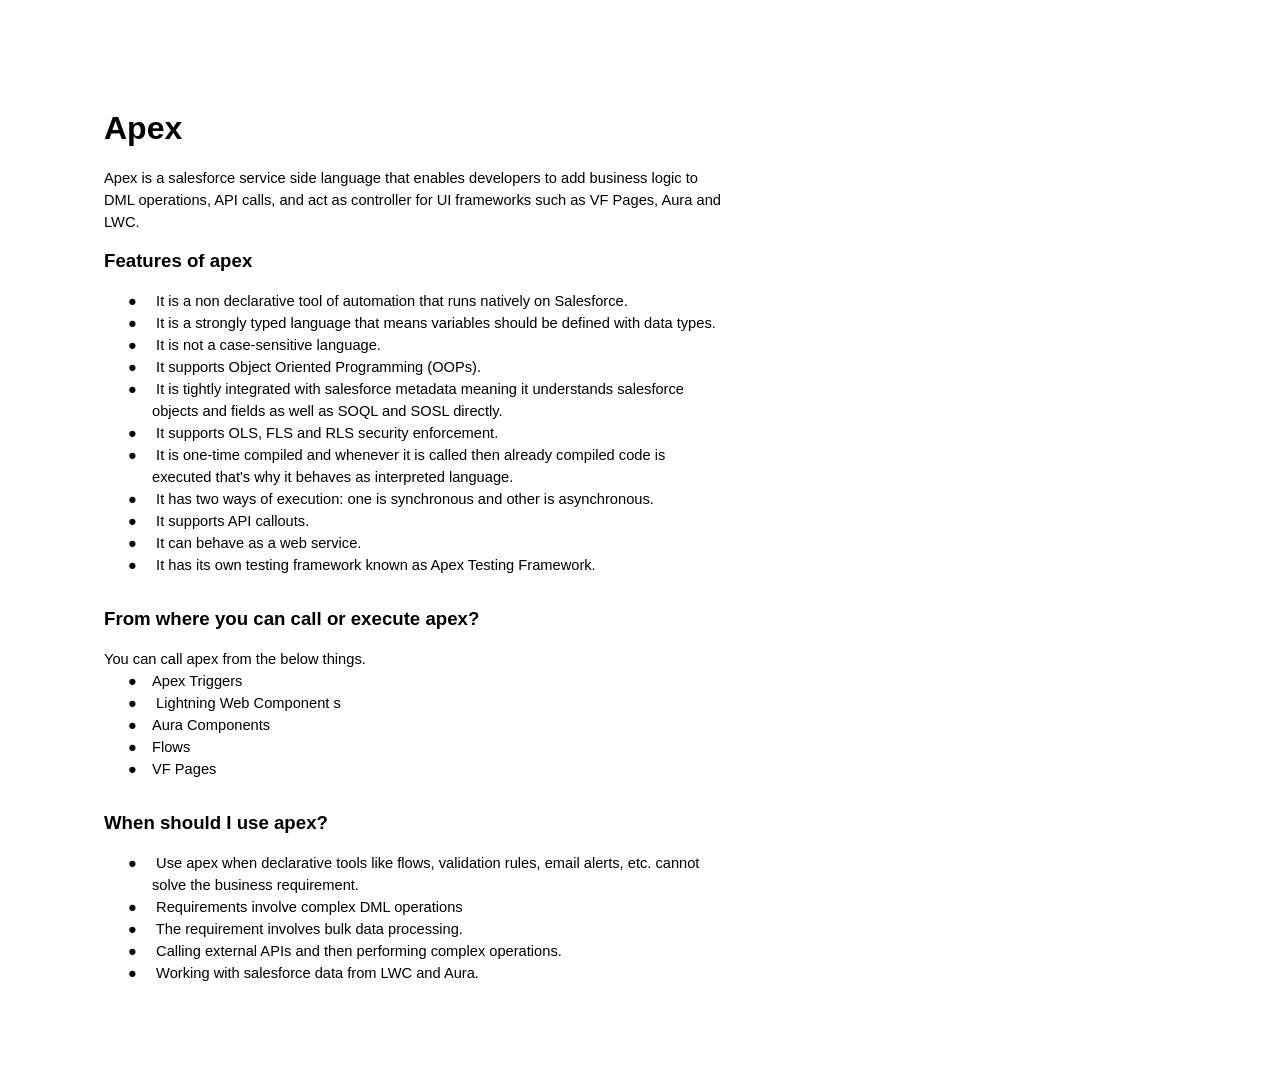
<file: web-pages/apex/introduction/introduction.html>
<html>
  <head>
    <meta content="text/html; charset=UTF-8" http-equiv="content-type" />
    <style type="text/css">
      .lst-kix_p8dsoet9jias-5 > li:before {
        content: "\0025a0   ";
      }
      .lst-kix_p8dsoet9jias-4 > li:before {
        content: "\0025cb   ";
      }
      .lst-kix_p8dsoet9jias-6 > li:before {
        content: "\0025cf   ";
      }
      .lst-kix_p8dsoet9jias-3 > li:before {
        content: "\0025cf   ";
      }
      .lst-kix_p8dsoet9jias-7 > li:before {
        content: "\0025cb   ";
      }
      ul.lst-kix_cmwl3dqqu33a-7 {
        list-style-type: none;
      }
      ul.lst-kix_cmwl3dqqu33a-8 {
        list-style-type: none;
      }
      ul.lst-kix_cmwl3dqqu33a-5 {
        list-style-type: none;
      }
      ul.lst-kix_cmwl3dqqu33a-6 {
        list-style-type: none;
      }
      .lst-kix_p8dsoet9jias-1 > li:before {
        content: "\0025cb   ";
      }
      .lst-kix_p8dsoet9jias-0 > li:before {
        content: "\0025cf   ";
      }
      .lst-kix_p8dsoet9jias-2 > li:before {
        content: "\0025a0   ";
      }
      ol.lst-kix_fudcllx57ujv-7.start {
        counter-reset: lst-ctn-kix_fudcllx57ujv-7 0;
      }
      .lst-kix_fudcllx57ujv-7 > li {
        counter-increment: lst-ctn-kix_fudcllx57ujv-7;
      }
      ol.lst-kix_fudcllx57ujv-1.start {
        counter-reset: lst-ctn-kix_fudcllx57ujv-1 0;
      }
      ol.lst-kix_vmeijm1mir87-3.start {
        counter-reset: lst-ctn-kix_vmeijm1mir87-3 0;
      }
      .lst-kix_p8dsoet9jias-8 > li:before {
        content: "\0025a0   ";
      }
      .lst-kix_xq3i80lciyor-0 > li:before {
        content: "\0025cf   ";
      }
      .lst-kix_xq3i80lciyor-1 > li:before {
        content: "\0025cb   ";
      }
      .lst-kix_xq3i80lciyor-3 > li:before {
        content: "\0025cf   ";
      }
      .lst-kix_xq3i80lciyor-2 > li:before {
        content: "\0025a0   ";
      }
      .lst-kix_xq3i80lciyor-4 > li:before {
        content: "\0025cb   ";
      }
      .lst-kix_fudcllx57ujv-5 > li {
        counter-increment: lst-ctn-kix_fudcllx57ujv-5;
      }
      .lst-kix_xq3i80lciyor-7 > li:before {
        content: "\0025cb   ";
      }
      .lst-kix_xq3i80lciyor-6 > li:before {
        content: "\0025cf   ";
      }
      .lst-kix_xq3i80lciyor-8 > li:before {
        content: "\0025a0   ";
      }
      ol.lst-kix_fudcllx57ujv-2.start {
        counter-reset: lst-ctn-kix_fudcllx57ujv-2 0;
      }
      .lst-kix_xq3i80lciyor-5 > li:before {
        content: "\0025a0   ";
      }
      .lst-kix_waqie3e57tl0-0 > li:before {
        content: "\0025cf   ";
      }
      ul.lst-kix_xhu972y05qdh-0 {
        list-style-type: none;
      }
      ul.lst-kix_xhu972y05qdh-1 {
        list-style-type: none;
      }
      ul.lst-kix_xhu972y05qdh-2 {
        list-style-type: none;
      }
      .lst-kix_waqie3e57tl0-2 > li:before {
        content: "\0025a0   ";
      }
      .lst-kix_waqie3e57tl0-1 > li:before {
        content: "\0025cb   ";
      }
      .lst-kix_waqie3e57tl0-4 > li:before {
        content: "\0025cb   ";
      }
      ul.lst-kix_xhu972y05qdh-7 {
        list-style-type: none;
      }
      ul.lst-kix_xhu972y05qdh-8 {
        list-style-type: none;
      }
      ul.lst-kix_xhu972y05qdh-3 {
        list-style-type: none;
      }
      ul.lst-kix_xhu972y05qdh-4 {
        list-style-type: none;
      }
      .lst-kix_waqie3e57tl0-3 > li:before {
        content: "\0025cf   ";
      }
      ul.lst-kix_xhu972y05qdh-5 {
        list-style-type: none;
      }
      ul.lst-kix_xhu972y05qdh-6 {
        list-style-type: none;
      }
      .lst-kix_vmeijm1mir87-6 > li {
        counter-increment: lst-ctn-kix_vmeijm1mir87-6;
      }
      ul.lst-kix_waqie3e57tl0-1 {
        list-style-type: none;
      }
      ul.lst-kix_waqie3e57tl0-0 {
        list-style-type: none;
      }
      ul.lst-kix_waqie3e57tl0-3 {
        list-style-type: none;
      }
      ul.lst-kix_waqie3e57tl0-2 {
        list-style-type: none;
      }
      ul.lst-kix_waqie3e57tl0-5 {
        list-style-type: none;
      }
      ul.lst-kix_waqie3e57tl0-4 {
        list-style-type: none;
      }
      ul.lst-kix_waqie3e57tl0-7 {
        list-style-type: none;
      }
      ul.lst-kix_waqie3e57tl0-6 {
        list-style-type: none;
      }
      ol.lst-kix_fudcllx57ujv-0.start {
        counter-reset: lst-ctn-kix_fudcllx57ujv-0 0;
      }
      ul.lst-kix_waqie3e57tl0-8 {
        list-style-type: none;
      }
      ol.lst-kix_vmeijm1mir87-1.start {
        counter-reset: lst-ctn-kix_vmeijm1mir87-1 0;
      }
      .lst-kix_fudcllx57ujv-8 > li:before {
        content: "" counter(lst-ctn-kix_fudcllx57ujv-8, lower-roman) ". ";
      }
      .lst-kix_waqie3e57tl0-8 > li:before {
        content: "\0025a0   ";
      }
      .lst-kix_waqie3e57tl0-6 > li:before {
        content: "\0025cf   ";
      }
      ol.lst-kix_vmeijm1mir87-4.start {
        counter-reset: lst-ctn-kix_vmeijm1mir87-4 0;
      }
      .lst-kix_kwx2srq2a5jw-5 > li:before {
        content: "\0025a0   ";
      }
      .lst-kix_fudcllx57ujv-1 > li {
        counter-increment: lst-ctn-kix_fudcllx57ujv-1;
      }
      .lst-kix_oxwe609i0tlu-3 > li:before {
        content: "\0025cf   ";
      }
      .lst-kix_fudcllx57ujv-2 > li:before {
        content: "" counter(lst-ctn-kix_fudcllx57ujv-2, lower-roman) ". ";
      }
      .lst-kix_kwx2srq2a5jw-1 > li:before {
        content: "\0025cb   ";
      }
      .lst-kix_oxwe609i0tlu-5 > li:before {
        content: "\0025a0   ";
      }
      .lst-kix_oxwe609i0tlu-7 > li:before {
        content: "\0025cb   ";
      }
      .lst-kix_fudcllx57ujv-0 > li:before {
        content: "" counter(lst-ctn-kix_fudcllx57ujv-0, decimal) ". ";
      }
      .lst-kix_kwx2srq2a5jw-3 > li:before {
        content: "\0025cf   ";
      }
      .lst-kix_vmeijm1mir87-0 > li:before {
        content: "" counter(lst-ctn-kix_vmeijm1mir87-0, decimal) ". ";
      }
      .lst-kix_cmwl3dqqu33a-0 > li:before {
        content: "\0025cf   ";
      }
      .lst-kix_fudcllx57ujv-6 > li:before {
        content: "" counter(lst-ctn-kix_fudcllx57ujv-6, decimal) ". ";
      }
      .lst-kix_fudcllx57ujv-4 > li:before {
        content: "" counter(lst-ctn-kix_fudcllx57ujv-4, lower-latin) ". ";
      }
      .lst-kix_cmwl3dqqu33a-6 > li:before {
        content: "\0025cf   ";
      }
      .lst-kix_cmwl3dqqu33a-8 > li:before {
        content: "\0025a0   ";
      }
      .lst-kix_fudcllx57ujv-0 > li {
        counter-increment: lst-ctn-kix_fudcllx57ujv-0;
      }
      .lst-kix_cmwl3dqqu33a-2 > li:before {
        content: "\0025a0   ";
      }
      ol.lst-kix_fudcllx57ujv-1 {
        list-style-type: none;
      }
      ol.lst-kix_fudcllx57ujv-0 {
        list-style-type: none;
      }
      ol.lst-kix_fudcllx57ujv-5 {
        list-style-type: none;
      }
      ol.lst-kix_vmeijm1mir87-2.start {
        counter-reset: lst-ctn-kix_vmeijm1mir87-2 0;
      }
      ol.lst-kix_fudcllx57ujv-4 {
        list-style-type: none;
      }
      ol.lst-kix_fudcllx57ujv-3 {
        list-style-type: none;
      }
      ol.lst-kix_fudcllx57ujv-2 {
        list-style-type: none;
      }
      .lst-kix_vmeijm1mir87-4 > li {
        counter-increment: lst-ctn-kix_vmeijm1mir87-4;
      }
      .lst-kix_fudcllx57ujv-6 > li {
        counter-increment: lst-ctn-kix_fudcllx57ujv-6;
      }
      ol.lst-kix_fudcllx57ujv-8 {
        list-style-type: none;
      }
      ol.lst-kix_fudcllx57ujv-7 {
        list-style-type: none;
      }
      ol.lst-kix_fudcllx57ujv-6 {
        list-style-type: none;
      }
      .lst-kix_cmwl3dqqu33a-4 > li:before {
        content: "\0025cb   ";
      }
      .lst-kix_kwx2srq2a5jw-7 > li:before {
        content: "\0025cb   ";
      }
      .lst-kix_oxwe609i0tlu-1 > li:before {
        content: "\0025cb   ";
      }
      ul.lst-kix_p8dsoet9jias-7 {
        list-style-type: none;
      }
      ul.lst-kix_p8dsoet9jias-6 {
        list-style-type: none;
      }
      ul.lst-kix_p8dsoet9jias-8 {
        list-style-type: none;
      }
      ul.lst-kix_p8dsoet9jias-3 {
        list-style-type: none;
      }
      .lst-kix_fudcllx57ujv-8 > li {
        counter-increment: lst-ctn-kix_fudcllx57ujv-8;
      }
      ul.lst-kix_p8dsoet9jias-2 {
        list-style-type: none;
      }
      ul.lst-kix_p8dsoet9jias-5 {
        list-style-type: none;
      }
      ul.lst-kix_p8dsoet9jias-4 {
        list-style-type: none;
      }
      ul.lst-kix_p8dsoet9jias-1 {
        list-style-type: none;
      }
      .lst-kix_vmeijm1mir87-7 > li {
        counter-increment: lst-ctn-kix_vmeijm1mir87-7;
      }
      ul.lst-kix_p8dsoet9jias-0 {
        list-style-type: none;
      }
      ol.lst-kix_fudcllx57ujv-4.start {
        counter-reset: lst-ctn-kix_fudcllx57ujv-4 0;
      }
      .lst-kix_vmeijm1mir87-5 > li {
        counter-increment: lst-ctn-kix_vmeijm1mir87-5;
      }
      ol.lst-kix_vmeijm1mir87-0.start {
        counter-reset: lst-ctn-kix_vmeijm1mir87-0 0;
      }
      .lst-kix_xhu972y05qdh-0 > li:before {
        content: "\0025cf   ";
      }
      .lst-kix_xhu972y05qdh-2 > li:before {
        content: "\0025a0   ";
      }
      .lst-kix_xhu972y05qdh-3 > li:before {
        content: "\0025cf   ";
      }
      .lst-kix_vmeijm1mir87-7 > li:before {
        content: "" counter(lst-ctn-kix_vmeijm1mir87-7, lower-latin) ". ";
      }
      .lst-kix_vmeijm1mir87-8 > li:before {
        content: "" counter(lst-ctn-kix_vmeijm1mir87-8, lower-roman) ". ";
      }
      ol.lst-kix_vmeijm1mir87-6.start {
        counter-reset: lst-ctn-kix_vmeijm1mir87-6 0;
      }
      .lst-kix_xhu972y05qdh-1 > li:before {
        content: "\0025cb   ";
      }
      .lst-kix_vmeijm1mir87-3 > li:before {
        content: "" counter(lst-ctn-kix_vmeijm1mir87-3, decimal) ". ";
      }
      .lst-kix_vmeijm1mir87-2 > li:before {
        content: "" counter(lst-ctn-kix_vmeijm1mir87-2, lower-roman) ". ";
      }
      .lst-kix_vmeijm1mir87-6 > li:before {
        content: "" counter(lst-ctn-kix_vmeijm1mir87-6, decimal) ". ";
      }
      .lst-kix_vmeijm1mir87-5 > li:before {
        content: "" counter(lst-ctn-kix_vmeijm1mir87-5, lower-roman) ". ";
      }
      .lst-kix_vmeijm1mir87-4 > li:before {
        content: "" counter(lst-ctn-kix_vmeijm1mir87-4, lower-latin) ". ";
      }
      ol.lst-kix_vmeijm1mir87-5.start {
        counter-reset: lst-ctn-kix_vmeijm1mir87-5 0;
      }
      ul.lst-kix_oxwe609i0tlu-1 {
        list-style-type: none;
      }
      ul.lst-kix_oxwe609i0tlu-2 {
        list-style-type: none;
      }
      ul.lst-kix_oxwe609i0tlu-0 {
        list-style-type: none;
      }
      ul.lst-kix_oxwe609i0tlu-7 {
        list-style-type: none;
      }
      ul.lst-kix_oxwe609i0tlu-8 {
        list-style-type: none;
      }
      .lst-kix_xhu972y05qdh-8 > li:before {
        content: "\0025a0   ";
      }
      ul.lst-kix_oxwe609i0tlu-5 {
        list-style-type: none;
      }
      ul.lst-kix_oxwe609i0tlu-6 {
        list-style-type: none;
      }
      ul.lst-kix_oxwe609i0tlu-3 {
        list-style-type: none;
      }
      ul.lst-kix_oxwe609i0tlu-4 {
        list-style-type: none;
      }
      .lst-kix_xhu972y05qdh-7 > li:before {
        content: "\0025cb   ";
      }
      ol.lst-kix_fudcllx57ujv-3.start {
        counter-reset: lst-ctn-kix_fudcllx57ujv-3 0;
      }
      .lst-kix_vmeijm1mir87-0 > li {
        counter-increment: lst-ctn-kix_vmeijm1mir87-0;
      }
      .lst-kix_xhu972y05qdh-4 > li:before {
        content: "\0025cb   ";
      }
      .lst-kix_xhu972y05qdh-6 > li:before {
        content: "\0025cf   ";
      }
      .lst-kix_vmeijm1mir87-3 > li {
        counter-increment: lst-ctn-kix_vmeijm1mir87-3;
      }
      .lst-kix_xhu972y05qdh-5 > li:before {
        content: "\0025a0   ";
      }
      ul.lst-kix_xq3i80lciyor-5 {
        list-style-type: none;
      }
      ul.lst-kix_xq3i80lciyor-4 {
        list-style-type: none;
      }
      ul.lst-kix_xq3i80lciyor-7 {
        list-style-type: none;
      }
      ul.lst-kix_xq3i80lciyor-6 {
        list-style-type: none;
      }
      ul.lst-kix_xq3i80lciyor-1 {
        list-style-type: none;
      }
      ul.lst-kix_kwx2srq2a5jw-0 {
        list-style-type: none;
      }
      ul.lst-kix_xq3i80lciyor-0 {
        list-style-type: none;
      }
      ul.lst-kix_kwx2srq2a5jw-1 {
        list-style-type: none;
      }
      ul.lst-kix_xq3i80lciyor-3 {
        list-style-type: none;
      }
      ul.lst-kix_xq3i80lciyor-2 {
        list-style-type: none;
      }
      ul.lst-kix_kwx2srq2a5jw-4 {
        list-style-type: none;
      }
      ul.lst-kix_kwx2srq2a5jw-5 {
        list-style-type: none;
      }
      ul.lst-kix_kwx2srq2a5jw-2 {
        list-style-type: none;
      }
      .lst-kix_fudcllx57ujv-3 > li {
        counter-increment: lst-ctn-kix_fudcllx57ujv-3;
      }
      ul.lst-kix_kwx2srq2a5jw-3 {
        list-style-type: none;
      }
      ul.lst-kix_kwx2srq2a5jw-8 {
        list-style-type: none;
      }
      ul.lst-kix_xq3i80lciyor-8 {
        list-style-type: none;
      }
      ul.lst-kix_kwx2srq2a5jw-6 {
        list-style-type: none;
      }
      ul.lst-kix_kwx2srq2a5jw-7 {
        list-style-type: none;
      }
      .lst-kix_fudcllx57ujv-2 > li {
        counter-increment: lst-ctn-kix_fudcllx57ujv-2;
      }
      .lst-kix_waqie3e57tl0-5 > li:before {
        content: "\0025a0   ";
      }
      ol.lst-kix_vmeijm1mir87-7.start {
        counter-reset: lst-ctn-kix_vmeijm1mir87-7 0;
      }
      .lst-kix_vmeijm1mir87-1 > li {
        counter-increment: lst-ctn-kix_vmeijm1mir87-1;
      }
      .lst-kix_waqie3e57tl0-7 > li:before {
        content: "\0025cb   ";
      }
      .lst-kix_oxwe609i0tlu-2 > li:before {
        content: "\0025a0   ";
      }
      .lst-kix_fudcllx57ujv-4 > li {
        counter-increment: lst-ctn-kix_fudcllx57ujv-4;
      }
      .lst-kix_kwx2srq2a5jw-4 > li:before {
        content: "\0025cb   ";
      }
      .lst-kix_vmeijm1mir87-2 > li {
        counter-increment: lst-ctn-kix_vmeijm1mir87-2;
      }
      .lst-kix_oxwe609i0tlu-4 > li:before {
        content: "\0025cb   ";
      }
      .lst-kix_oxwe609i0tlu-6 > li:before {
        content: "\0025cf   ";
      }
      .lst-kix_fudcllx57ujv-1 > li:before {
        content: "" counter(lst-ctn-kix_fudcllx57ujv-1, lower-latin) ". ";
      }
      .lst-kix_vmeijm1mir87-1 > li:before {
        content: "" counter(lst-ctn-kix_vmeijm1mir87-1, lower-latin) ". ";
      }
      .lst-kix_kwx2srq2a5jw-2 > li:before {
        content: "\0025a0   ";
      }
      .lst-kix_fudcllx57ujv-5 > li:before {
        content: "" counter(lst-ctn-kix_fudcllx57ujv-5, lower-roman) ". ";
      }
      .lst-kix_fudcllx57ujv-7 > li:before {
        content: "" counter(lst-ctn-kix_fudcllx57ujv-7, lower-latin) ". ";
      }
      .lst-kix_oxwe609i0tlu-8 > li:before {
        content: "\0025a0   ";
      }
      ol.lst-kix_fudcllx57ujv-8.start {
        counter-reset: lst-ctn-kix_fudcllx57ujv-8 0;
      }
      .lst-kix_kwx2srq2a5jw-0 > li:before {
        content: "\0025cf   ";
      }
      .lst-kix_fudcllx57ujv-3 > li:before {
        content: "" counter(lst-ctn-kix_fudcllx57ujv-3, decimal) ". ";
      }
      ol.lst-kix_vmeijm1mir87-0 {
        list-style-type: none;
      }
      ol.lst-kix_vmeijm1mir87-2 {
        list-style-type: none;
      }
      ol.lst-kix_vmeijm1mir87-1 {
        list-style-type: none;
      }
      ol.lst-kix_vmeijm1mir87-4 {
        list-style-type: none;
      }
      ol.lst-kix_vmeijm1mir87-3 {
        list-style-type: none;
      }
      .lst-kix_cmwl3dqqu33a-7 > li:before {
        content: "\0025cb   ";
      }
      ol.lst-kix_vmeijm1mir87-6 {
        list-style-type: none;
      }
      ol.lst-kix_vmeijm1mir87-5 {
        list-style-type: none;
      }
      ol.lst-kix_vmeijm1mir87-8 {
        list-style-type: none;
      }
      ol.lst-kix_vmeijm1mir87-7 {
        list-style-type: none;
      }
      .lst-kix_cmwl3dqqu33a-3 > li:before {
        content: "\0025cf   ";
      }
      .lst-kix_cmwl3dqqu33a-1 > li:before {
        content: "\0025cb   ";
      }
      ol.lst-kix_fudcllx57ujv-5.start {
        counter-reset: lst-ctn-kix_fudcllx57ujv-5 0;
      }
      .lst-kix_kwx2srq2a5jw-8 > li:before {
        content: "\0025a0   ";
      }
      .lst-kix_cmwl3dqqu33a-5 > li:before {
        content: "\0025a0   ";
      }
      .lst-kix_vmeijm1mir87-8 > li {
        counter-increment: lst-ctn-kix_vmeijm1mir87-8;
      }
      .lst-kix_kwx2srq2a5jw-6 > li:before {
        content: "\0025cf   ";
      }
      .lst-kix_oxwe609i0tlu-0 > li:before {
        content: "\0025cf   ";
      }
      li.li-bullet-0:before {
        margin-left: -18pt;
        white-space: nowrap;
        display: inline-block;
        min-width: 18pt;
      }
      ul.lst-kix_cmwl3dqqu33a-3 {
        list-style-type: none;
      }
      ol.lst-kix_vmeijm1mir87-8.start {
        counter-reset: lst-ctn-kix_vmeijm1mir87-8 0;
      }
      ul.lst-kix_cmwl3dqqu33a-4 {
        list-style-type: none;
      }
      ul.lst-kix_cmwl3dqqu33a-1 {
        list-style-type: none;
      }
      ul.lst-kix_cmwl3dqqu33a-2 {
        list-style-type: none;
      }
      ul.lst-kix_cmwl3dqqu33a-0 {
        list-style-type: none;
      }
      ol.lst-kix_fudcllx57ujv-6.start {
        counter-reset: lst-ctn-kix_fudcllx57ujv-6 0;
      }
      ol {
        margin: 0;
        padding: 0;
      }
      table td,
      table th {
        padding: 0;
      }
      .c1 {
        margin-left: 36pt;
        padding-top: 0pt;
        padding-left: 0pt;
        padding-bottom: 0pt;
        line-height: 1.5;
        orphans: 2;
        widows: 2;
        text-align: left;
      }
      .c5 {
        color: #000000;
        font-weight: 700;
        text-decoration: none;
        vertical-align: baseline;
        font-size: 14pt;
        font-family: "Arial";
        font-style: normal;
      }
      .c7 {
        color: #000000;
        font-weight: 700;
        text-decoration: none;
        vertical-align: baseline;
        font-size: 24pt;
        font-family: "Arial";
        font-style: normal;
      }
      .c0 {
        color: #000000;
        font-weight: 400;
        text-decoration: none;
        vertical-align: baseline;
        font-size: 11pt;
        font-family: "Arial";
        font-style: normal;
      }
      .c2 {
        padding-top: 0pt;
        padding-bottom: 0pt;
        line-height: 1.5;
        orphans: 2;
        widows: 2;
        text-align: left;
      }
      .c4 {
        background-color: #ffffff;
        max-width: 468pt;
        padding: 72pt 72pt 72pt 72pt;
      }
      .c6 {
        padding: 0;
        margin: 0;
      }
      .c3 {
        height: 11pt;
      }
      .title {
        padding-top: 0pt;
        color: #000000;
        font-size: 26pt;
        padding-bottom: 3pt;
        font-family: "Arial";
        line-height: 1.15;
        page-break-after: avoid;
        orphans: 2;
        widows: 2;
        text-align: left;
      }
      .subtitle {
        padding-top: 0pt;
        color: #666666;
        font-size: 15pt;
        padding-bottom: 16pt;
        font-family: "Arial";
        line-height: 1.15;
        page-break-after: avoid;
        orphans: 2;
        widows: 2;
        text-align: left;
      }
      li {
        color: #000000;
        font-size: 11pt;
        font-family: "Arial";
      }
      p {
        margin: 0;
        color: #000000;
        font-size: 11pt;
        font-family: "Arial";
      }
      h1 {
        padding-top: 20pt;
        color: #000000;
        font-size: 20pt;
        padding-bottom: 6pt;
        font-family: "Arial";
        line-height: 1.15;
        page-break-after: avoid;
        orphans: 2;
        widows: 2;
        text-align: left;
      }
      h2 {
        padding-top: 18pt;
        color: #000000;
        font-size: 16pt;
        padding-bottom: 6pt;
        font-family: "Arial";
        line-height: 1.15;
        page-break-after: avoid;
        orphans: 2;
        widows: 2;
        text-align: left;
      }
      h3 {
        padding-top: 16pt;
        color: #434343;
        font-size: 14pt;
        padding-bottom: 4pt;
        font-family: "Arial";
        line-height: 1.15;
        page-break-after: avoid;
        orphans: 2;
        widows: 2;
        text-align: left;
      }
      h4 {
        padding-top: 14pt;
        color: #666666;
        font-size: 12pt;
        padding-bottom: 4pt;
        font-family: "Arial";
        line-height: 1.15;
        page-break-after: avoid;
        orphans: 2;
        widows: 2;
        text-align: left;
      }
      h5 {
        padding-top: 12pt;
        color: #666666;
        font-size: 11pt;
        padding-bottom: 4pt;
        font-family: "Arial";
        line-height: 1.15;
        page-break-after: avoid;
        orphans: 2;
        widows: 2;
        text-align: left;
      }
      h6 {
        padding-top: 12pt;
        color: #666666;
        font-size: 11pt;
        padding-bottom: 4pt;
        font-family: "Arial";
        line-height: 1.15;
        page-break-after: avoid;
        font-style: italic;
        orphans: 2;
        widows: 2;
        text-align: left;
      }
    </style>
  </head>
  <body class="c4 doc-content">
    <p class="c2"><span class="c7">Apex</span></p>
    <p class="c2 c3"><span class="c0"></span></p>
    <p class="c2">
      <span class="c0"
        >Apex is a salesforce service side language that enables developers to
        add business logic to DML operations, API calls, and act as controller
        for UI frameworks such as VF Pages, Aura and LWC.</span
      >
    </p>
    <p class="c2 c3"><span class="c5"></span></p>
    <p class="c2"><span class="c5">Features of apex</span></p>
    <p class="c2 c3"><span class="c0"></span></p>
    <ul class="c6 lst-kix_xhu972y05qdh-0 start">
      <li class="c1 li-bullet-0">
        <span class="c0"
          >It is a non declarative tool of automation that runs natively on
          Salesforce.</span
        >
      </li>
      <li class="c1 li-bullet-0">
        <span class="c0"
          >It is a strongly typed language that means variables should be
          defined with data types.</span
        >
      </li>
      <li class="c1 li-bullet-0">
        <span class="c0">It is not a case-sensitive language.</span>
      </li>
      <li class="c1 li-bullet-0">
        <span class="c0">It supports Object Oriented Programming (OOPs).</span>
      </li>
      <li class="c1 li-bullet-0">
        <span class="c0"
          >It is tightly integrated with salesforce metadata meaning it
          understands salesforce objects and fields as well as SOQL and SOSL
          directly.</span
        >
      </li>
      <li class="c1 li-bullet-0">
        <span class="c0"
          >It supports OLS, FLS and RLS security enforcement.</span
        >
      </li>
      <li class="c1 li-bullet-0">
        <span class="c0"
          >It is one-time compiled and whenever it is called then already
          compiled code is executed that&#39;s why it behaves as interpreted
          language.</span
        >
      </li>
      <li class="c1 li-bullet-0">
        <span class="c0"
          >It has two ways of execution: one is synchronous and other is
          asynchronous.</span
        >
      </li>
      <li class="c1 li-bullet-0">
        <span class="c0">It supports API callouts.</span>
      </li>
      <li class="c1 li-bullet-0">
        <span class="c0">It can behave as a web service.</span>
      </li>
      <li class="c1 li-bullet-0">
        <span class="c0"
          >It has its own testing framework known as Apex Testing
          Framework.</span
        >
      </li>
    </ul>
    <p class="c2 c3"><span class="c0"></span></p>
    <p class="c2 c3"><span class="c0"></span></p>
    <p class="c2">
      <span class="c5">From where you can call or execute apex?</span>
    </p>
    <p class="c2 c3"><span class="c0"></span></p>
    <p class="c2">
      <span class="c0">You can call apex from the below things.</span>
    </p>
    <ul class="c6 lst-kix_waqie3e57tl0-0 start">
      <li class="c1 li-bullet-0"><span class="c0">Apex Triggers</span></li>
      <li class="c1 li-bullet-0">
        <span class="c0">Lightning Web Component s</span>
      </li>
      <li class="c1 li-bullet-0"><span class="c0">Aura Components</span></li>
      <li class="c1 li-bullet-0"><span class="c0">Flows</span></li>
      <li class="c1 li-bullet-0"><span class="c0">VF Pages</span></li>
    </ul>
    <p class="c2 c3"><span class="c0"></span></p>
    <p class="c2 c3"><span class="c0"></span></p>
    <p class="c2"><span class="c5">When should I use apex?</span></p>
    <p class="c2 c3"><span class="c0"></span></p>
    <ul class="c6 lst-kix_cmwl3dqqu33a-0 start">
      <li class="c1 li-bullet-0">
        <span class="c0"
          >Use apex when declarative tools like flows, validation rules, email
          alerts, etc. cannot solve the business requirement.</span
        >
      </li>
      <li class="c1 li-bullet-0">
        <span class="c0">Requirements involve complex DML operations</span>
      </li>
      <li class="c1 li-bullet-0">
        <span class="c0">The requirement involves bulk data processing.</span>
      </li>
      <li class="c1 li-bullet-0">
        <span class="c0"
          >Calling external APIs and then performing complex operations.</span
        >
      </li>
      <li class="c1 li-bullet-0">
        <span class="c0">Working with salesforce data from LWC and Aura.</span>
      </li>
    </ul>
  </body>
</html>
</file>
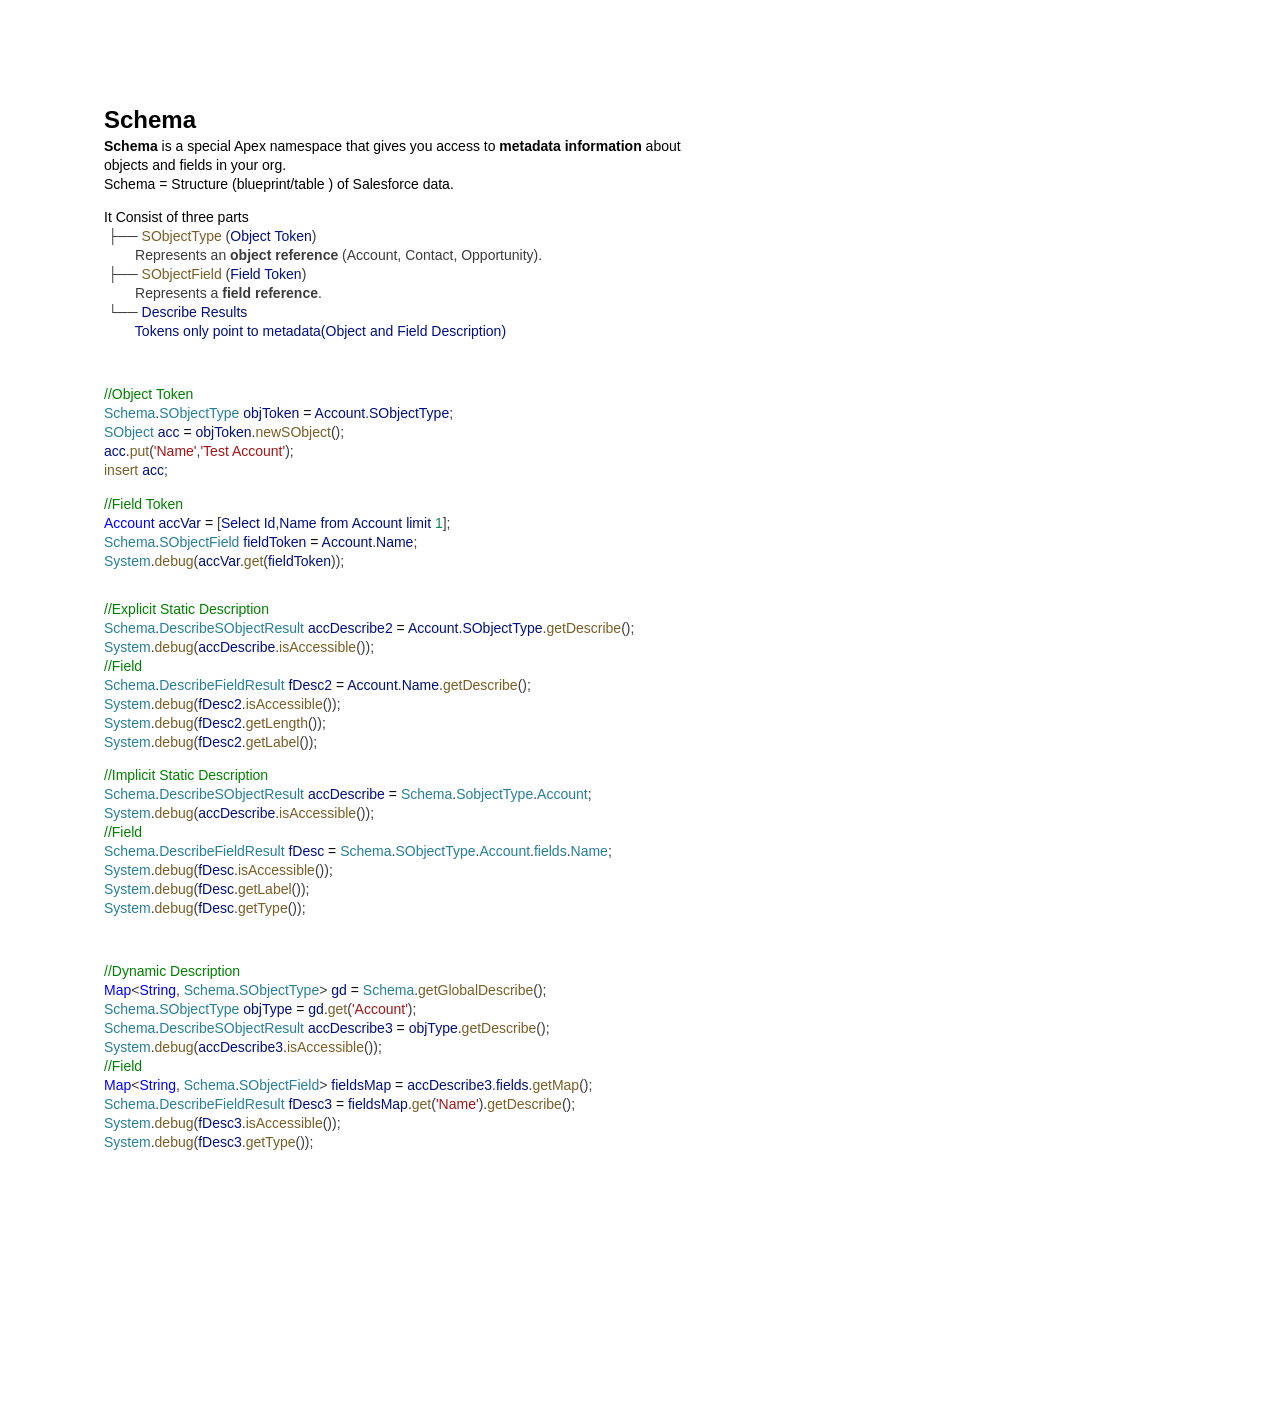
<file: web-pages/apex/schema/schema.html>
<html>

<head>
    <meta content="text/html; charset=UTF-8" http-equiv="content-type">
    <style type="text/css">
        ol {
            margin: 0;
            padding: 0
        }

        table td,
        table th {
            padding: 0
        }

        .c3 {
            background-color: #ffffff;
            padding-top: 0pt;
            padding-bottom: 0pt;
            line-height: 1.3571428571428572;
            orphans: 2;
            widows: 2;
            text-align: left
        }

        .c15 {
            padding-top: 0pt;
            padding-bottom: 0pt;
            line-height: 1.15;
            orphans: 2;
            widows: 2;
            text-align: left
        }

        .c12 {
            font-weight: 700;
            text-decoration: none;
            vertical-align: baseline;
            font-size: 18pt;
            font-family: "Arial";
            font-style: normal
        }

        .c1 {
            font-weight: 400;
            text-decoration: none;
            vertical-align: baseline;
            font-family: "Arial";
            font-style: normal
        }

        .c17 {
            background-color: #ffffff;
            max-width: 468pt;
            padding: 72pt 72pt 72pt 72pt
        }

        .c2 {
            color: #267f99;
            font-size: 10.5pt
        }

        .c5 {
            color: #001080;
            font-size: 10.5pt
        }

        .c4 {
            color: #795e26;
            font-size: 10.5pt
        }

        .c7 {
            color: #0000ff;
            font-size: 10.5pt
        }

        .c0 {
            color: #3b3b3b;
            font-size: 10.5pt
        }

        .c11 {
            color: #008000
        }

        .c8 {
            font-size: 10.5pt
        }

        .c10 {
            color: #a31515
        }

        .c13 {
            font-weight: 700
        }

        .c14 {
            color: #098658
        }

        .c9 {
            color: #000000
        }

        .c16 {
            font-size: 11pt
        }

        .c6 {
            height: 11pt
        }

        .title {
            padding-top: 0pt;
            color: #000000;
            font-size: 26pt;
            padding-bottom: 3pt;
            font-family: "Arial";
            line-height: 1.15;
            page-break-after: avoid;
            orphans: 2;
            widows: 2;
            text-align: left
        }

        .subtitle {
            padding-top: 0pt;
            color: #666666;
            font-size: 15pt;
            padding-bottom: 16pt;
            font-family: "Arial";
            line-height: 1.15;
            page-break-after: avoid;
            orphans: 2;
            widows: 2;
            text-align: left
        }

        li {
            color: #000000;
            font-size: 11pt;
            font-family: "Arial"
        }

        p {
            margin: 0;
            color: #000000;
            font-size: 11pt;
            font-family: "Arial"
        }

        h1 {
            padding-top: 20pt;
            color: #000000;
            font-size: 20pt;
            padding-bottom: 6pt;
            font-family: "Arial";
            line-height: 1.15;
            page-break-after: avoid;
            orphans: 2;
            widows: 2;
            text-align: left
        }

        h2 {
            padding-top: 18pt;
            color: #000000;
            font-size: 16pt;
            padding-bottom: 6pt;
            font-family: "Arial";
            line-height: 1.15;
            page-break-after: avoid;
            orphans: 2;
            widows: 2;
            text-align: left
        }

        h3 {
            padding-top: 16pt;
            color: #434343;
            font-size: 14pt;
            padding-bottom: 4pt;
            font-family: "Arial";
            line-height: 1.15;
            page-break-after: avoid;
            orphans: 2;
            widows: 2;
            text-align: left
        }

        h4 {
            padding-top: 14pt;
            color: #666666;
            font-size: 12pt;
            padding-bottom: 4pt;
            font-family: "Arial";
            line-height: 1.15;
            page-break-after: avoid;
            orphans: 2;
            widows: 2;
            text-align: left
        }

        h5 {
            padding-top: 12pt;
            color: #666666;
            font-size: 11pt;
            padding-bottom: 4pt;
            font-family: "Arial";
            line-height: 1.15;
            page-break-after: avoid;
            orphans: 2;
            widows: 2;
            text-align: left
        }

        h6 {
            padding-top: 12pt;
            color: #666666;
            font-size: 11pt;
            padding-bottom: 4pt;
            font-family: "Arial";
            line-height: 1.15;
            page-break-after: avoid;
            font-style: italic;
            orphans: 2;
            widows: 2;
            text-align: left
        }
    </style>
</head>

<body class="c17 doc-content">
    <p class="c3"><span class="c9 c12">Schema</span></p>
    <p class="c3"><span class="c8 c13">Schema</span><span class="c8">&nbsp;is a special Apex namespace that gives you
            access to </span><span class="c8 c13">metadata information</span><span class="c1 c8 c9">&nbsp;about objects
            and fields in your org.</span></p>
    <p class="c3"><span class="c1 c8 c9">Schema = Structure (blueprint/table ) of Salesforce data.</span></p>
    <p class="c3 c6"><span class="c1 c8 c9"></span></p>
    <p class="c3"><span class="c1 c8 c9">It Consist of three parts</span></p>
    <p class="c3"><span class="c0">&nbsp;&#9500;&#9472;&#9472; </span><span class="c4">SObjectType</span><span
            class="c0">&nbsp;(</span><span class="c5">Object</span><span class="c0">&nbsp;</span><span
            class="c5">Token</span><span class="c1 c0">)</span></p>
    <p class="c3"><span class="c0">&nbsp;&nbsp;&nbsp;&nbsp;&nbsp;&nbsp;&nbsp;&nbsp;Represents an </span><span
            class="c0 c13">object reference</span><span class="c1 c0">&nbsp;(Account, Contact, Opportunity).</span></p>
    <p class="c3"><span class="c0">&nbsp;&#9500;&#9472;&#9472; </span><span class="c4">SObjectField</span><span
            class="c0">&nbsp;(</span><span class="c5">Field</span><span class="c0">&nbsp;</span><span
            class="c5">Token</span><span class="c1 c0">)</span></p>
    <p class="c3"><span class="c0">&nbsp;&nbsp;&nbsp;&nbsp;&nbsp;&nbsp;&nbsp;&nbsp;Represents a </span><span
            class="c0 c13">field reference</span><span class="c1 c0">.</span></p>
    <p class="c3"><span class="c0">&nbsp;&#9492;&#9472;&#9472; </span><span class="c5">Describe</span><span
            class="c0">&nbsp;</span><span class="c1 c5">Results</span></p>
    <p class="c3"><span class="c1 c5">&nbsp;&nbsp;&nbsp;&nbsp;&nbsp;&nbsp;&nbsp;&nbsp;Tokens only point to
            metadata(Object and Field Description)</span></p>
    <p class="c3 c6"><span class="c1 c0"></span></p>
    <p class="c3 c6"><span class="c1 c0"></span></p>
    <p class="c3 c6"><span class="c1 c0"></span></p>
    <p class="c3"><span class="c1 c11 c8">//Object Token</span></p>
    <p class="c3"><span class="c2">Schema</span><span class="c0">.</span><span class="c2">SObjectType</span><span
            class="c0">&nbsp;</span><span class="c5">objToken</span><span class="c0">&nbsp;</span><span
            class="c8">=</span><span class="c0">&nbsp;</span><span class="c5">Account</span><span
            class="c0">.</span><span class="c5">SObjectType</span><span class="c1 c0">;</span></p>
    <p class="c3"><span class="c2">SObject</span><span class="c0">&nbsp;</span><span class="c5">acc</span><span
            class="c0">&nbsp;</span><span class="c8">=</span><span class="c0">&nbsp;</span><span
            class="c5">objToken</span><span class="c0">.</span><span class="c4">newSObject</span><span
            class="c1 c0">();</span></p>
    <p class="c3"><span class="c5">acc</span><span class="c0">.</span><span class="c4">put</span><span
            class="c0">(</span><span class="c8 c10">&#39;Name&#39;</span><span class="c0">,</span><span
            class="c8 c10">&#39;Test Account&#39;</span><span class="c1 c0">);</span></p>
    <p class="c3"><span class="c4">insert</span><span class="c0">&nbsp;</span><span class="c5">acc</span><span
            class="c1 c0">;</span></p>
    <p class="c3 c6"><span class="c1 c0"></span></p>
    <p class="c3"><span class="c1 c11 c8">//Field Token</span></p>
    <p class="c3"><span class="c7">Account</span><span class="c0">&nbsp;</span><span class="c5">accVar</span><span
            class="c0">&nbsp;</span><span class="c8">=</span><span class="c0">&nbsp;[</span><span
            class="c5">Select</span><span class="c0">&nbsp;</span><span class="c5">Id</span><span
            class="c0">,</span><span class="c5">Name</span><span class="c0">&nbsp;</span><span
            class="c5">from</span><span class="c0">&nbsp;</span><span class="c5">Account</span><span
            class="c0">&nbsp;</span><span class="c5">limit</span><span class="c0">&nbsp;</span><span
            class="c8 c14">1</span><span class="c1 c0">];</span></p>
    <p class="c3"><span class="c2">Schema</span><span class="c0">.</span><span class="c2">SObjectField</span><span
            class="c0">&nbsp;</span><span class="c5">fieldToken</span><span class="c0">&nbsp;</span><span
            class="c8">=</span><span class="c0">&nbsp;</span><span class="c5">Account</span><span
            class="c0">.</span><span class="c5">Name</span><span class="c1 c0">;</span></p>
    <p class="c3"><span class="c2">System</span><span class="c0">.</span><span class="c4">debug</span><span
            class="c0">(</span><span class="c5">accVar</span><span class="c0">.</span><span class="c4">get</span><span
            class="c0">(</span><span class="c5">fieldToken</span><span class="c1 c0">));</span></p>
    <p class="c3 c6"><span class="c1 c0"></span></p>
    <p class="c3 c6"><span class="c1 c0"></span></p>
    <p class="c3"><span class="c1 c11 c8">//Explicit Static Description</span></p>
    <p class="c3"><span class="c2">Schema</span><span class="c0">.</span><span
            class="c2">DescribeSObjectResult</span><span class="c0">&nbsp;</span><span
            class="c5">accDescribe2</span><span class="c0">&nbsp;</span><span class="c8">=</span><span
            class="c0">&nbsp;</span><span class="c5">Account</span><span class="c0">.</span><span
            class="c5">SObjectType</span><span class="c0">.</span><span class="c4">getDescribe</span><span
            class="c1 c0">();</span></p>
    <p class="c3"><span class="c2">System</span><span class="c0">.</span><span class="c4">debug</span><span
            class="c0">(</span><span class="c5">accDescribe</span><span class="c0">.</span><span
            class="c4">isAccessible</span><span class="c1 c0">());</span></p>
    <p class="c3"><span class="c1 c11 c8">//Field</span></p>
    <p class="c3"><span class="c2">Schema</span><span class="c0">.</span><span
            class="c2">DescribeFieldResult</span><span class="c0">&nbsp;</span><span class="c5">fDesc2</span><span
            class="c0">&nbsp;</span><span class="c8">=</span><span class="c0">&nbsp;</span><span
            class="c5">Account</span><span class="c0">.</span><span class="c5">Name</span><span class="c0">.</span><span
            class="c4">getDescribe</span><span class="c1 c0">();</span></p>
    <p class="c3"><span class="c2">System</span><span class="c0">.</span><span class="c4">debug</span><span
            class="c0">(</span><span class="c5">fDesc2</span><span class="c0">.</span><span
            class="c4">isAccessible</span><span class="c0 c1">());</span></p>
    <p class="c3"><span class="c2">System</span><span class="c0">.</span><span class="c4">debug</span><span
            class="c0">(</span><span class="c5">fDesc2</span><span class="c0">.</span><span
            class="c4">getLength</span><span class="c1 c0">());</span></p>
    <p class="c3"><span class="c2">System</span><span class="c0">.</span><span class="c4">debug</span><span
            class="c0">(</span><span class="c5">fDesc2</span><span class="c0">.</span><span
            class="c4">getLabel</span><span class="c1 c0">());</span></p>
    <p class="c3 c6"><span class="c1 c0"></span></p>
    <p class="c3"><span class="c1 c11 c8">//Implicit Static Description</span></p>
    <p class="c3"><span class="c2">Schema</span><span class="c0">.</span><span
            class="c2">DescribeSObjectResult</span><span class="c0">&nbsp;</span><span
            class="c5">accDescribe</span><span class="c0">&nbsp;</span><span class="c8">=</span><span
            class="c0">&nbsp;</span><span class="c2">Schema</span><span class="c0">.</span><span
            class="c2">SobjectType</span><span class="c0">.</span><span class="c2">Account</span><span
            class="c1 c0">;</span></p>
    <p class="c3"><span class="c2">System</span><span class="c0">.</span><span class="c4">debug</span><span
            class="c0">(</span><span class="c5">accDescribe</span><span class="c0">.</span><span
            class="c4">isAccessible</span><span class="c1 c0">());</span></p>
    <p class="c3"><span class="c1 c11 c8">//Field</span></p>
    <p class="c3"><span class="c2">Schema</span><span class="c0">.</span><span
            class="c2">DescribeFieldResult</span><span class="c0">&nbsp;</span><span class="c5">fDesc</span><span
            class="c0">&nbsp;</span><span class="c8">=</span><span class="c0">&nbsp;</span><span
            class="c2">Schema</span><span class="c0">.</span><span class="c2">SObjectType</span><span
            class="c0">.</span><span class="c2">Account</span><span class="c0">.</span><span
            class="c2">fields</span><span class="c0">.</span><span class="c2">Name</span><span class="c1 c0">;</span>
    </p>
    <p class="c3"><span class="c2">System</span><span class="c0">.</span><span class="c4">debug</span><span
            class="c0">(</span><span class="c5">fDesc</span><span class="c0">.</span><span
            class="c4">isAccessible</span><span class="c1 c0">());</span></p>
    <p class="c3"><span class="c2">System</span><span class="c0">.</span><span class="c4">debug</span><span
            class="c0">(</span><span class="c5">fDesc</span><span class="c0">.</span><span
            class="c4">getLabel</span><span class="c1 c0">());</span></p>
    <p class="c3"><span class="c2">System</span><span class="c0">.</span><span class="c4">debug</span><span
            class="c0">(</span><span class="c5">fDesc</span><span class="c0">.</span><span
            class="c4">getType</span><span class="c1 c0">());</span></p>
    <p class="c3 c6"><span class="c1 c0"></span></p>
    <p class="c3 c6"><span class="c1 c0"></span></p>
    <p class="c3 c6"><span class="c1 c0"></span></p>
    <p class="c3"><span class="c1 c8 c11">//Dynamic Description</span></p>
    <p class="c3"><span class="c7">Map</span><span class="c0">&lt;</span><span class="c7">String</span><span
            class="c0">, </span><span class="c2">Schema</span><span class="c0">.</span><span
            class="c2">SObjectType</span><span class="c0">&gt; </span><span class="c5">gd</span><span
            class="c0">&nbsp;</span><span class="c8">=</span><span class="c0">&nbsp;</span><span
            class="c2">Schema</span><span class="c0">.</span><span class="c4">getGlobalDescribe</span><span
            class="c1 c0">();</span></p>
    <p class="c3"><span class="c2">Schema</span><span class="c0">.</span><span class="c2">SObjectType</span><span
            class="c0">&nbsp;</span><span class="c5">objType</span><span class="c0">&nbsp;</span><span
            class="c8">=</span><span class="c0">&nbsp;</span><span class="c5">gd</span><span class="c0">.</span><span
            class="c4">get</span><span class="c0">(</span><span class="c8 c10">&#39;Account&#39;</span><span
            class="c1 c0">);</span></p>
    <p class="c3"><span class="c2">Schema</span><span class="c0">.</span><span
            class="c2">DescribeSObjectResult</span><span class="c0">&nbsp;</span><span
            class="c5">accDescribe3</span><span class="c0">&nbsp;</span><span class="c8">=</span><span
            class="c0">&nbsp;</span><span class="c5">objType</span><span class="c0">.</span><span
            class="c4">getDescribe</span><span class="c1 c0">();</span></p>
    <p class="c3"><span class="c2">System</span><span class="c0">.</span><span class="c4">debug</span><span
            class="c0">(</span><span class="c5">accDescribe3</span><span class="c0">.</span><span
            class="c4">isAccessible</span><span class="c1 c0">());</span></p>
    <p class="c3"><span class="c1 c11 c8">//Field</span></p>
    <p class="c3"><span class="c7">Map</span><span class="c0">&lt;</span><span class="c7">String</span><span
            class="c0">, </span><span class="c2">Schema</span><span class="c0">.</span><span
            class="c2">SObjectField</span><span class="c0">&gt; </span><span class="c5">fieldsMap</span><span
            class="c0">&nbsp;</span><span class="c8">=</span><span class="c0">&nbsp;</span><span
            class="c5">accDescribe3</span><span class="c0">.</span><span class="c5">fields</span><span
            class="c0">.</span><span class="c4">getMap</span><span class="c1 c0">();</span></p>
    <p class="c3"><span class="c2">Schema</span><span class="c0">.</span><span
            class="c2">DescribeFieldResult</span><span class="c0">&nbsp;</span><span class="c5">fDesc3</span><span
            class="c0">&nbsp;</span><span class="c8">=</span><span class="c0">&nbsp;</span><span
            class="c5">fieldsMap</span><span class="c0">.</span><span class="c4">get</span><span
            class="c0">(</span><span class="c8 c10">&#39;Name&#39;</span><span class="c0">).</span><span
            class="c4">getDescribe</span><span class="c1 c0">();</span></p>
    <p class="c3"><span class="c2">System</span><span class="c0">.</span><span class="c4">debug</span><span
            class="c0">(</span><span class="c5">fDesc3</span><span class="c0">.</span><span
            class="c4">isAccessible</span><span class="c1 c0">());</span></p>
    <p class="c3"><span class="c2">System</span><span class="c0">.</span><span class="c4">debug</span><span
            class="c0">(</span><span class="c5">fDesc3</span><span class="c0">.</span><span
            class="c4">getType</span><span class="c1 c0">());</span></p>
    <p class="c3 c6"><span class="c1 c0"></span></p>
    <p class="c3 c6"><span class="c1 c0"></span></p>
    <p class="c3 c6"><span class="c1 c0"></span></p>
    <p class="c3 c6"><span class="c1 c0"></span></p>
    <p class="c3 c6"><span class="c1 c0"></span></p>
    <p class="c3 c6"><span class="c1 c0"></span></p>
    <p class="c3 c6"><span class="c1 c0"></span></p>
    <p class="c3 c6"><span class="c1 c0"></span></p>
    <p class="c3 c6"><span class="c1 c0"></span></p>
    <p class="c3 c6"><span class="c1 c0"></span></p>
    <p class="c6 c15"><span class="c1 c9 c16"></span></p>
</body>

</html>
</file>
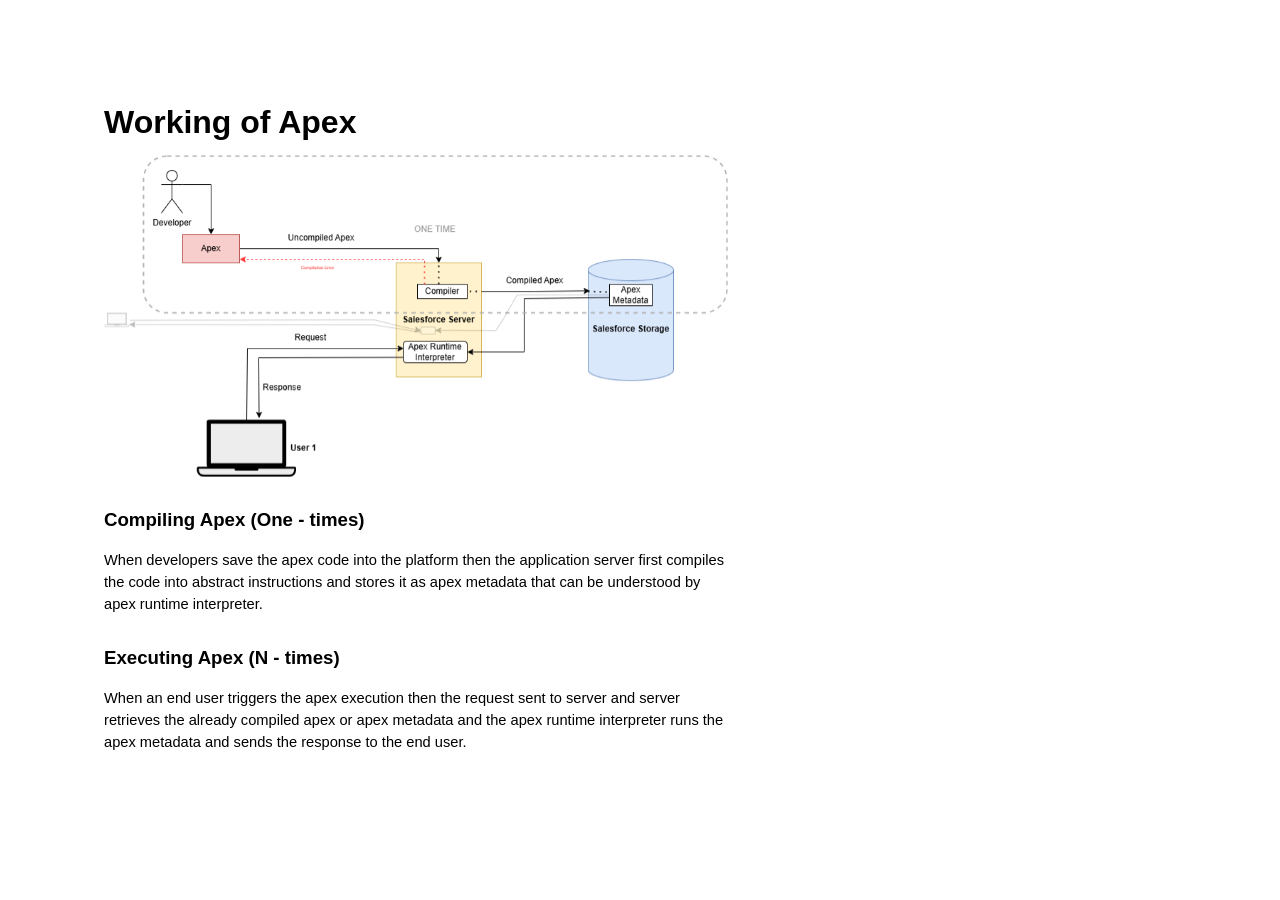
<file: web-pages/apex/working-of-apex/working-of-apex.html>
<html>
  <head>
    <meta content="text/html; charset=UTF-8" http-equiv="content-type" />
    <style type="text/css">
      ol {
        margin: 0;
        padding: 0;
      }
      table td,
      table th {
        padding: 0;
      }
      .c9 {
        color: #000000;
        font-weight: 700;
        text-decoration: none;
        vertical-align: baseline;
        font-size: 24pt;
        font-family: "Arial";
        font-style: normal;
      }
      .c10 {
        color: #000000;
        font-weight: 700;
        text-decoration: none;
        vertical-align: baseline;
        font-size: 12pt;
        font-family: "Arial";
        font-style: normal;
      }
      .c6 {
        color: #000000;
        font-weight: 700;
        text-decoration: none;
        vertical-align: baseline;
        font-size: 11pt;
        font-family: "Arial";
        font-style: normal;
      }
      .c2 {
        color: #000000;
        font-weight: 400;
        text-decoration: none;
        vertical-align: baseline;
        font-size: 11pt;
        font-family: "Arial";
        font-style: normal;
      }
      .c5 {
        padding-top: 0pt;
        padding-bottom: 0pt;
        line-height: 1.15;
        orphans: 2;
        widows: 2;
        text-align: left;
        height: 11pt;
      }
      .c0 {
        color: #000000;
        font-weight: 700;
        text-decoration: none;
        vertical-align: baseline;
        font-size: 14pt;
        font-family: "Arial";
        font-style: normal;
      }
      .c4 {
        padding-top: 0pt;
        padding-bottom: 0pt;
        line-height: 1.5;
        orphans: 2;
        widows: 2;
        text-align: center;
      }
      .c8 {
        padding-top: 0pt;
        padding-bottom: 0pt;
        line-height: 1.15;
        orphans: 2;
        widows: 2;
        text-align: left;
      }
      .c3 {
        padding-top: 0pt;
        padding-bottom: 0pt;
        line-height: 1.5;
        orphans: 2;
        widows: 2;
        text-align: left;
      }
      .c1 {
        background-color: #ffffff;
        max-width: 468pt;
        padding: 72pt 72pt 72pt 72pt;
      }
      .c7 {
        height: 11pt;
      }
      .title {
        padding-top: 0pt;
        color: #000000;
        font-size: 26pt;
        padding-bottom: 3pt;
        font-family: "Arial";
        line-height: 1.15;
        page-break-after: avoid;
        orphans: 2;
        widows: 2;
        text-align: left;
      }
      .subtitle {
        padding-top: 0pt;
        color: #666666;
        font-size: 15pt;
        padding-bottom: 16pt;
        font-family: "Arial";
        line-height: 1.15;
        page-break-after: avoid;
        orphans: 2;
        widows: 2;
        text-align: left;
      }
      li {
        color: #000000;
        font-size: 11pt;
        font-family: "Arial";
      }
      p {
        margin: 0;
        color: #000000;
        font-size: 11pt;
        font-family: "Arial";
      }
      h1 {
        padding-top: 20pt;
        color: #000000;
        font-size: 20pt;
        padding-bottom: 6pt;
        font-family: "Arial";
        line-height: 1.15;
        page-break-after: avoid;
        orphans: 2;
        widows: 2;
        text-align: left;
      }
      h2 {
        padding-top: 18pt;
        color: #000000;
        font-size: 16pt;
        padding-bottom: 6pt;
        font-family: "Arial";
        line-height: 1.15;
        page-break-after: avoid;
        orphans: 2;
        widows: 2;
        text-align: left;
      }
      h3 {
        padding-top: 16pt;
        color: #434343;
        font-size: 14pt;
        padding-bottom: 4pt;
        font-family: "Arial";
        line-height: 1.15;
        page-break-after: avoid;
        orphans: 2;
        widows: 2;
        text-align: left;
      }
      h4 {
        padding-top: 14pt;
        color: #666666;
        font-size: 12pt;
        padding-bottom: 4pt;
        font-family: "Arial";
        line-height: 1.15;
        page-break-after: avoid;
        orphans: 2;
        widows: 2;
        text-align: left;
      }
      h5 {
        padding-top: 12pt;
        color: #666666;
        font-size: 11pt;
        padding-bottom: 4pt;
        font-family: "Arial";
        line-height: 1.15;
        page-break-after: avoid;
        orphans: 2;
        widows: 2;
        text-align: left;
      }
      h6 {
        padding-top: 12pt;
        color: #666666;
        font-size: 11pt;
        padding-bottom: 4pt;
        font-family: "Arial";
        line-height: 1.15;
        page-break-after: avoid;
        font-style: italic;
        orphans: 2;
        widows: 2;
        text-align: left;
      }
    </style>
  </head>
  <body class="c1 doc-content">
    <p class="c8"><span class="c9">Working of Apex</span></p>
    <p class="c5"><span class="c2"></span></p>
    <p class="c4">
      <span
        style="
          overflow: hidden;
          display: inline-block;
          margin: 0px 0px;
          border: 0px solid #000000;
          transform: rotate(0rad) translateZ(0px);
          -webkit-transform: rotate(0rad) translateZ(0px);
          width: 624px;
          height: 321.33px;
        "
        ><img
          alt=""
          src="/web-pages/apex/working-of-apex/images/image1.png"
          style="
            width: 624px;
            height: 321.33px;
            margin-left: 0px;
            margin-top: 0px;
            transform: rotate(0rad) translateZ(0px);
            -webkit-transform: rotate(0rad) translateZ(0px);
          "
          title=""
      /></span>
    </p>
    <p class="c4 c7"><span class="c6"></span></p>
    <p class="c3 c7"><span class="c10"></span></p>
    <p class="c3"><span class="c0">Compiling Apex (One - times)</span></p>
    <p class="c3 c7"><span class="c2"></span></p>
    <p class="c3">
      <span class="c2"
        >When developers save the apex code into the platform then the
        application server first compiles the code into abstract instructions
        and stores it as apex metadata that can be understood by apex runtime
        interpreter.</span
      >
    </p>
    <p class="c3 c7"><span class="c2"></span></p>
    <p class="c3 c7"><span class="c2"></span></p>
    <p class="c3"><span class="c0">Executing Apex (N - times)</span></p>
    <p class="c3 c7"><span class="c2"></span></p>
    <p class="c3">
      <span
        >When an end user triggers the apex execution then the request sent to
        server and server retrieves the already compiled apex or apex metadata
        and the apex runtime interpreter runs the apex metadata and sends the
        response to the end user.</span
      >
    </p>
    <p class="c4 c7"><span class="c6"></span></p>
    <p class="c5"><span class="c2"></span></p>
  </body>
</html>
</file>
